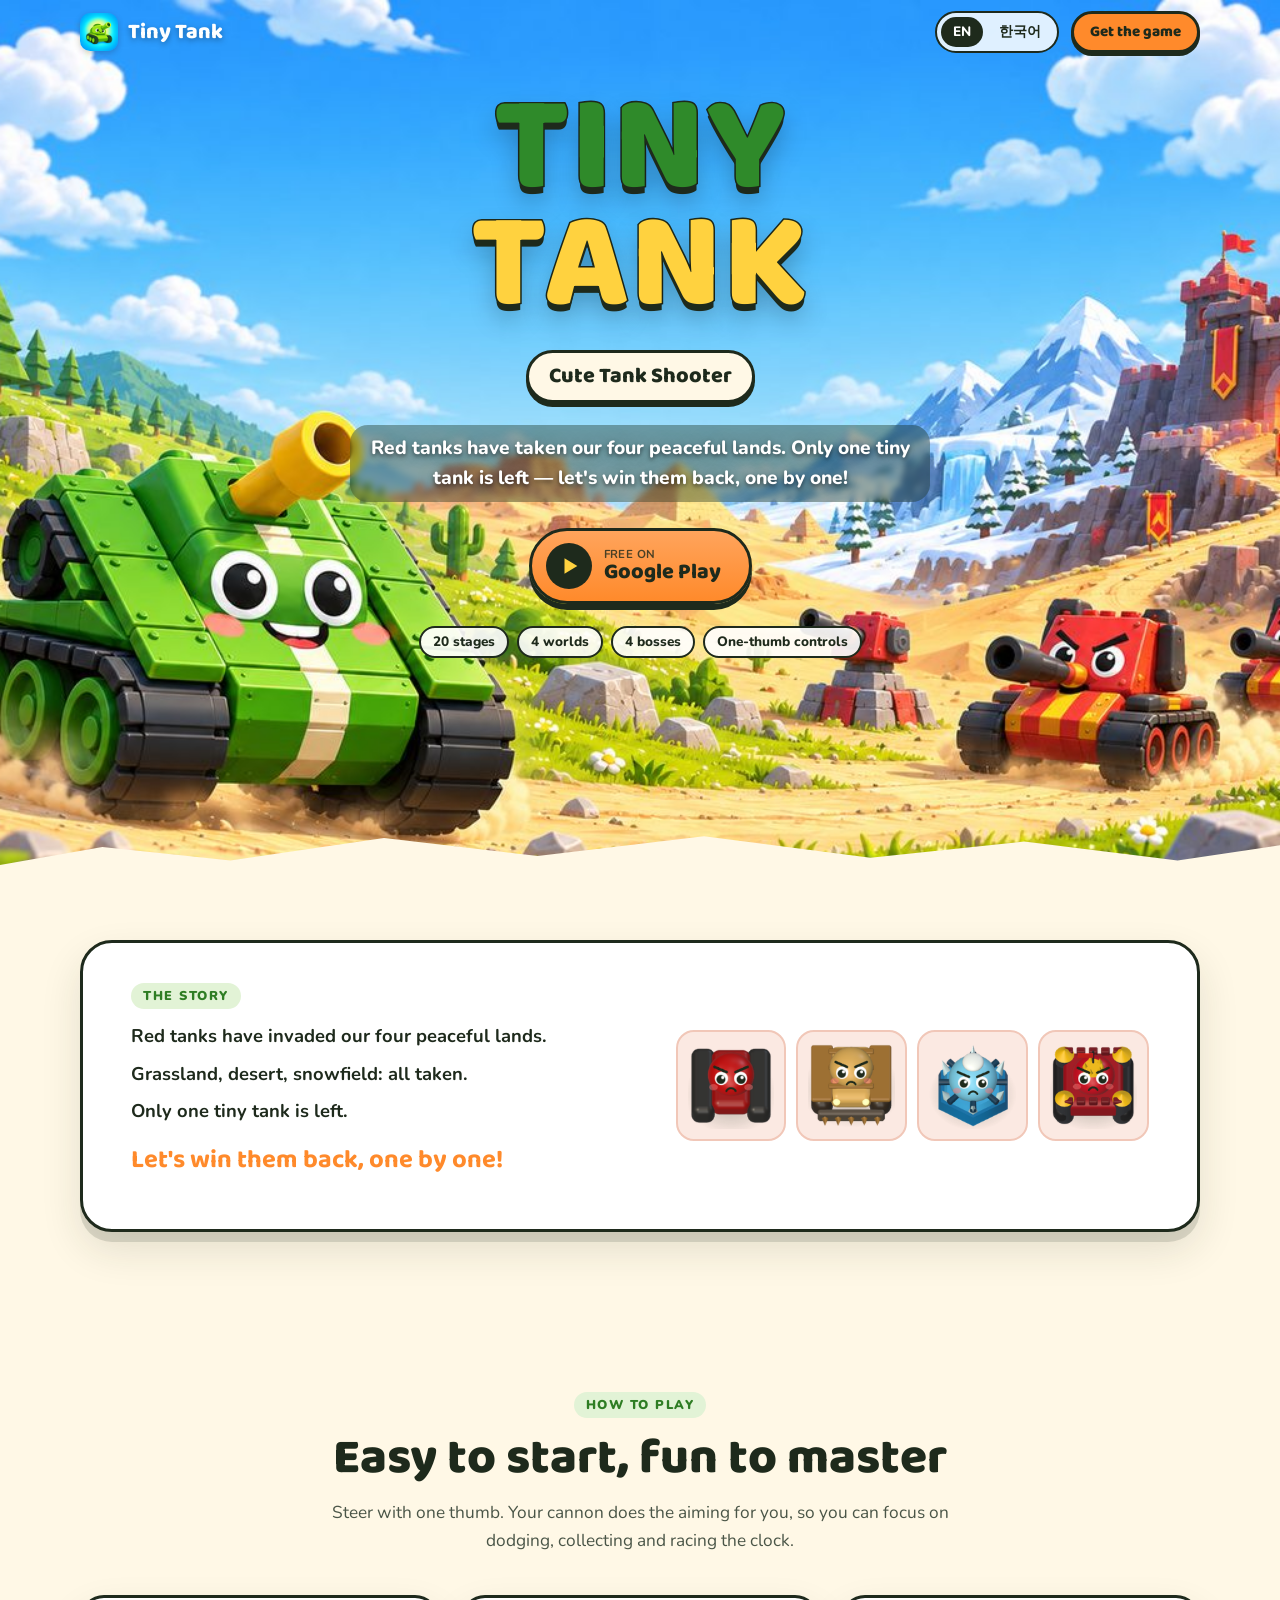
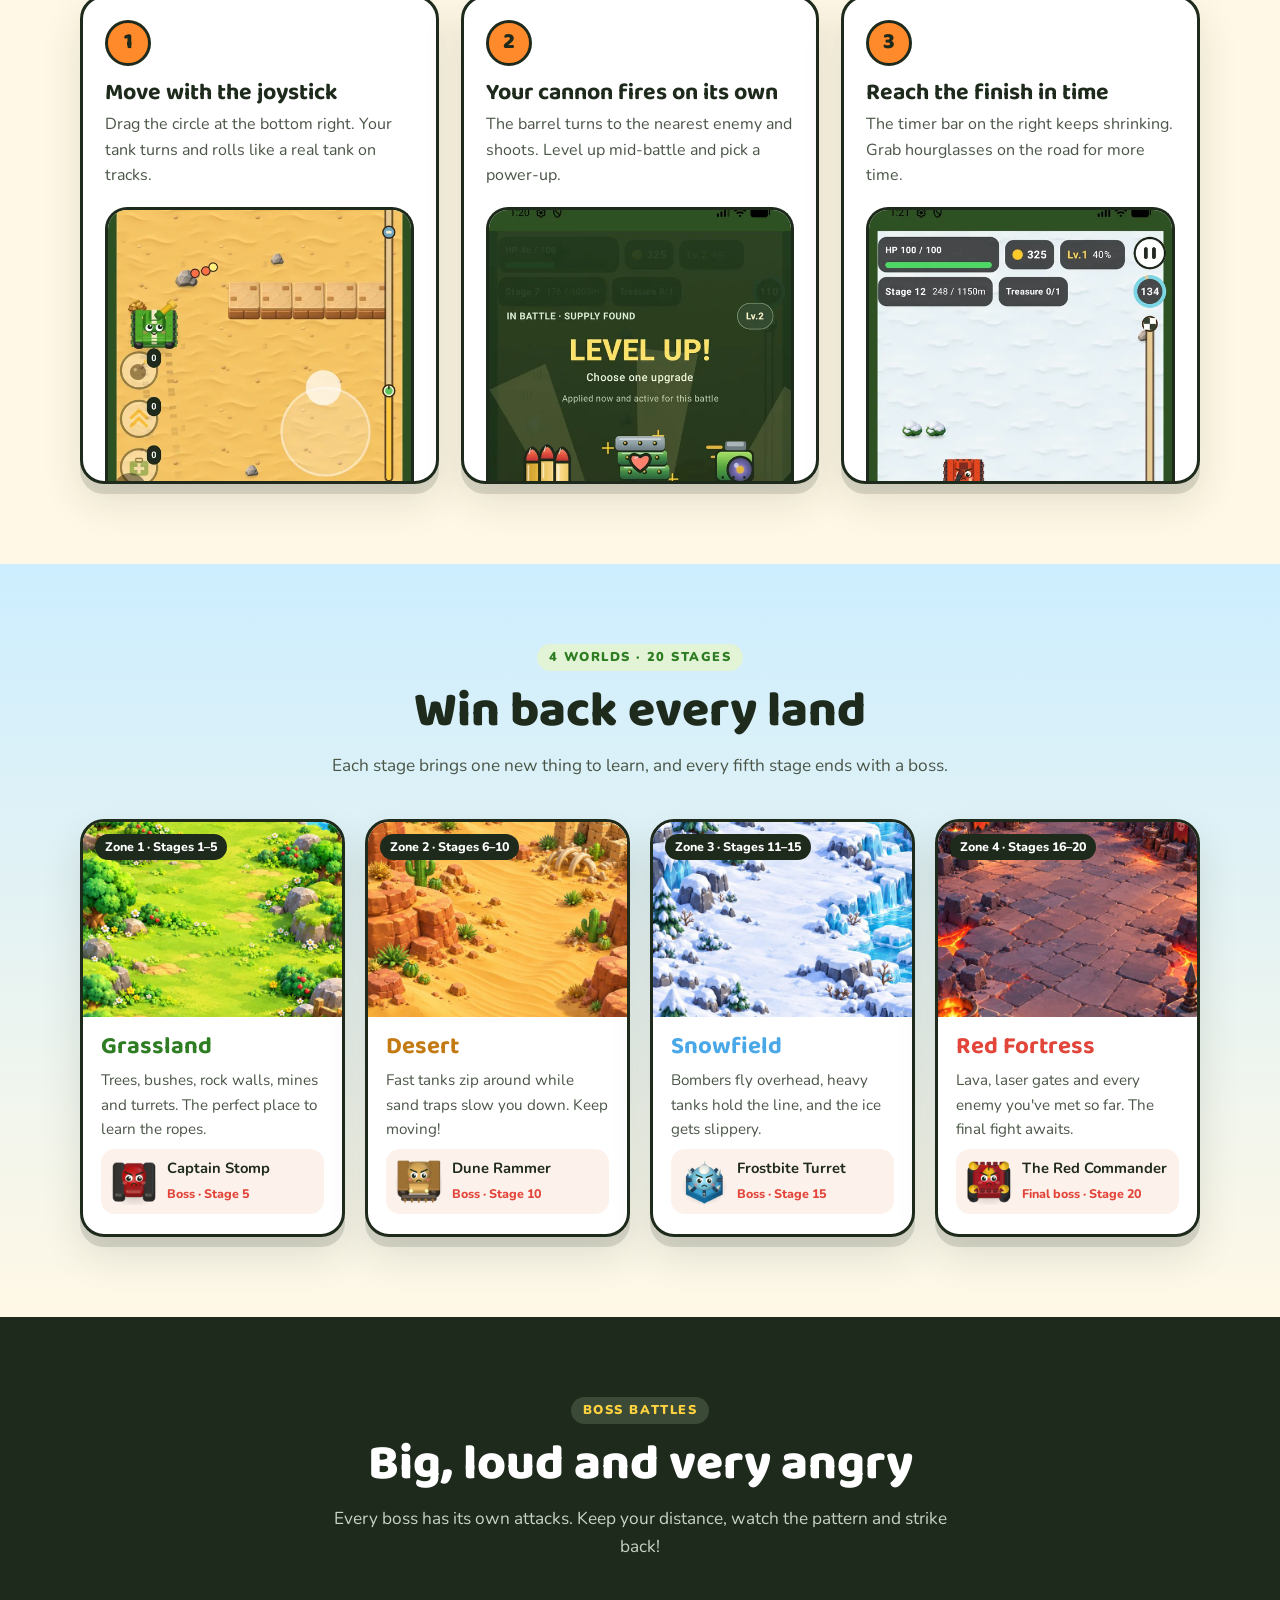
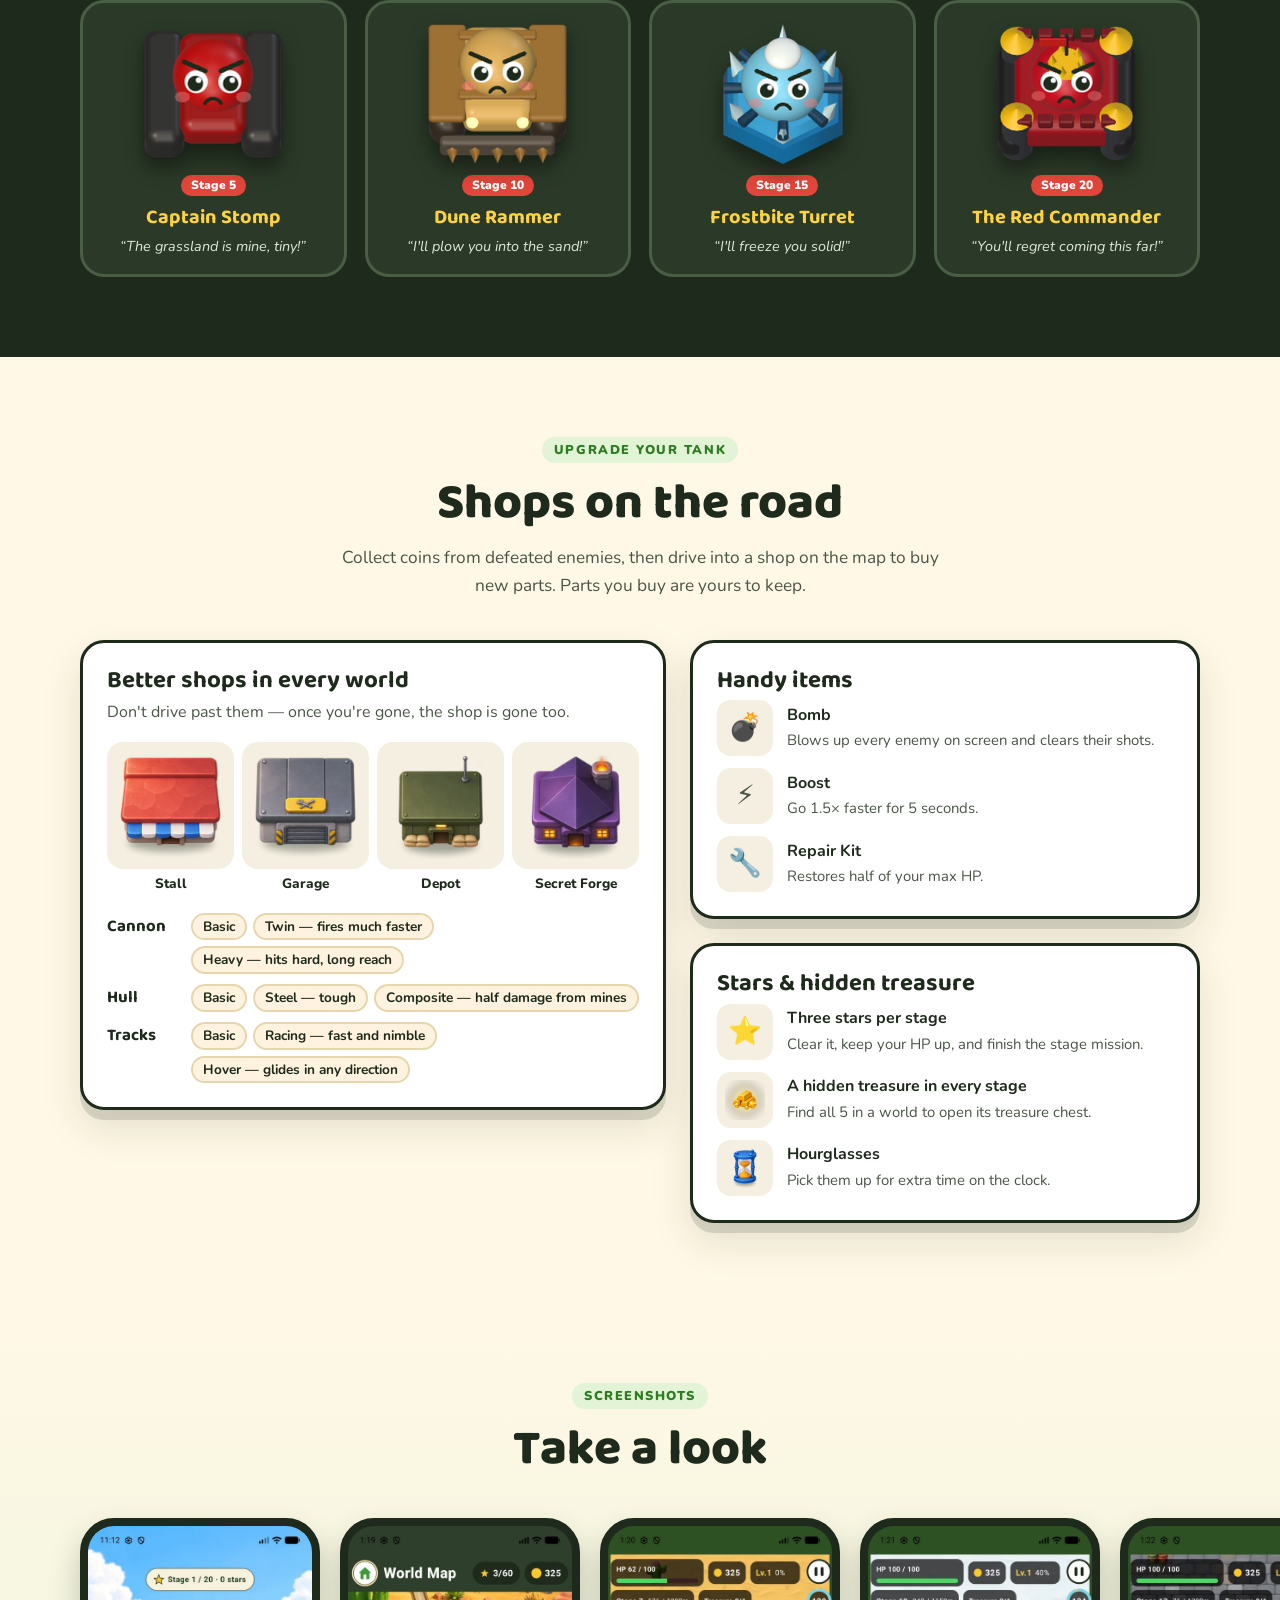
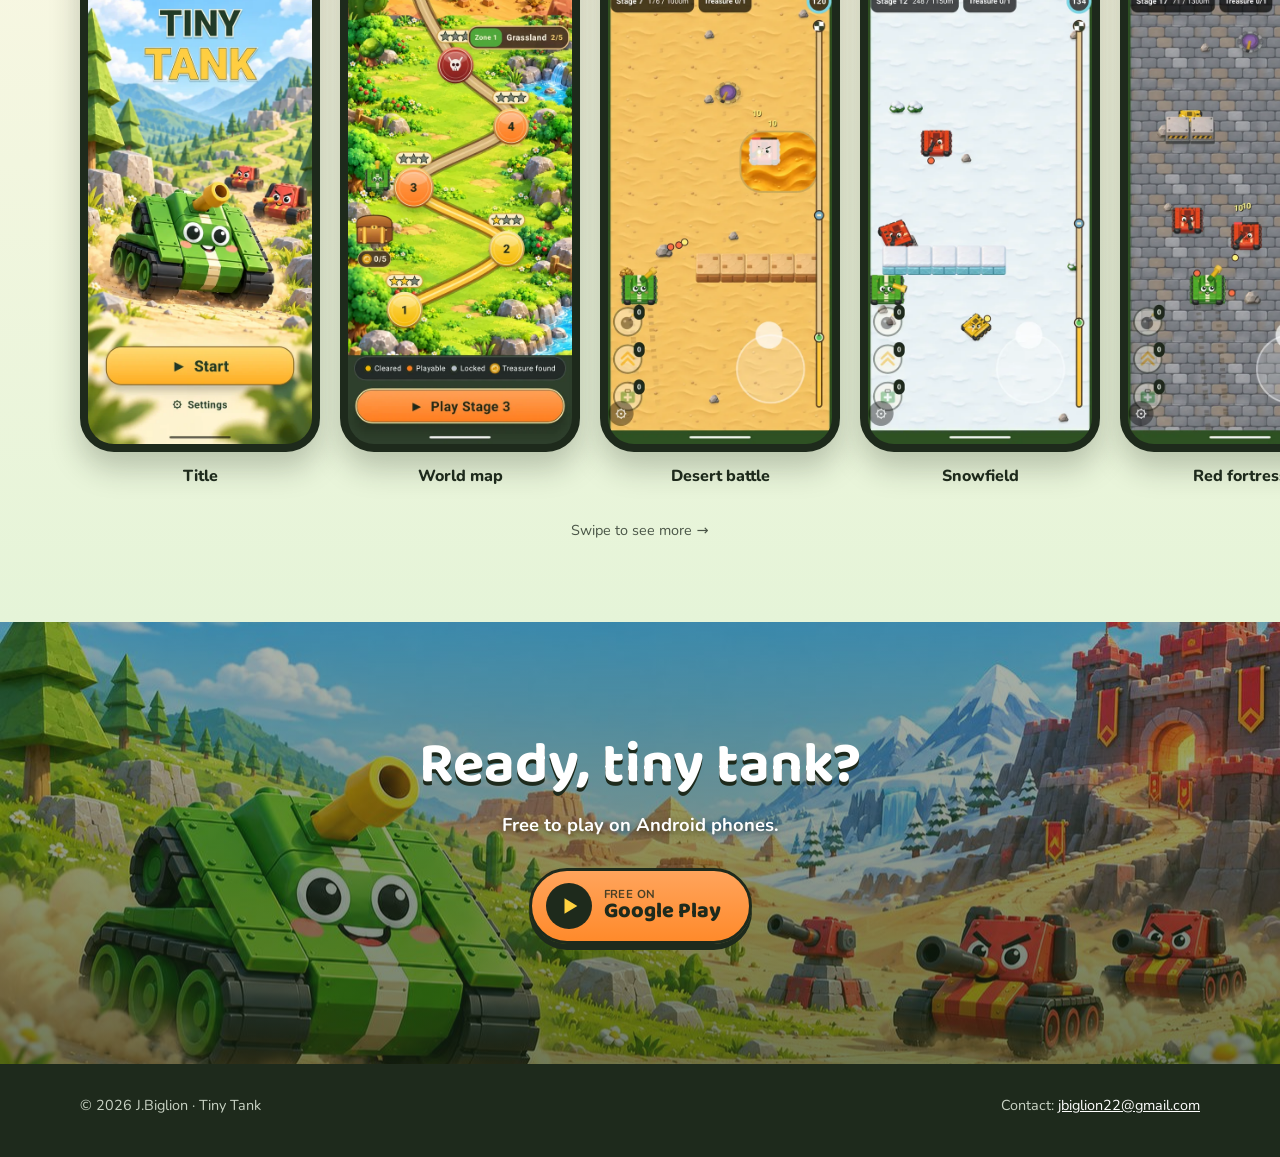
<file: index.html>
<!doctype html>
<html lang="en" data-page="index">
<head>
  <meta charset="utf-8">
  <meta name="viewport" content="width=device-width, initial-scale=1">
  <title>Tiny Tank — Cute Tank Shooter for Android</title>
  <meta name="description" content="One tiny tank against a red army! Drive across grassland, desert, snowfield and fortress, upgrade your tank and beat 4 bosses in 20 stages. Free on Google Play.">
  <meta name="theme-color" content="#2f8a2a">
  <link rel="alternate" hreflang="en" href="index.html">
  <link rel="alternate" hreflang="ko" href="index-ko.html">
  <link rel="alternate" hreflang="x-default" href="index.html">
  <meta property="og:type" content="website">
  <meta property="og:title" content="Tiny Tank — Cute Tank Shooter">
  <meta property="og:description" content="One tiny tank against a red army. 20 stages, 4 worlds, 4 bosses.">
  <meta property="og:image" content="images/og-image.jpg">
  <meta name="twitter:card" content="summary_large_image">
  <link rel="icon" type="image/png" sizes="32x32" href="icons/favicon-32.png">
  <link rel="icon" type="image/png" sizes="192x192" href="icons/icon-192.png">
  <link rel="apple-touch-icon" href="icons/apple-touch-icon.png">
  <script src="js/lang.js"></script>
  <link rel="preconnect" href="https://fonts.googleapis.com">
  <link rel="preconnect" href="https://fonts.gstatic.com" crossorigin>
  <link href="https://fonts.googleapis.com/css2?family=Baloo+2:wght@600;800&family=Nunito:wght@600;700;800;900&display=swap" rel="stylesheet">
  <link rel="stylesheet" href="css/style.css">
  <script src="js/main.js" defer></script>
</head>
<body>

<header class="topbar">
  <div class="wrap">
    <a class="brand" href="#top"><img src="icons/icon-192.png" alt="" width="38" height="38">Tiny Tank</a>
    <div class="spacer"></div>
    <nav class="langs" aria-label="Language">
      <a href="index.html" data-set-lang="en" aria-current="true">EN</a>
      <a href="index-ko.html" data-set-lang="ko" lang="ko">한국어</a>
    </nav>
    <a class="btn btn-small top-cta" href="https://play.google.com/store/apps/details?id=com.phonensoft.tinytank">Get the game</a>
  </div>
</header>

<main id="top">
  <section class="hero">
    <div class="hero-inner">
      <h1 class="logo"><span class="top">TINY</span>TANK</h1>
      <p class="tagline">Cute Tank Shooter</p>
      <p class="hero-lead">Red tanks have taken our four peaceful lands. Only one tiny tank is left — let's win them back, one by one!</p>
      <a class="btn btn-play" href="https://play.google.com/store/apps/details?id=com.phonensoft.tinytank">
        <span class="badge-icon"><svg viewBox="0 0 24 24" aria-hidden="true"><path fill="#ffd23f" d="M6 3.5v17l14-8.5z"/></svg></span>
        <span class="lbl"><small>Free on</small>Google Play</span>
      </a>
      <div class="hero-facts">
        <span class="chip">20 stages</span>
        <span class="chip">4 worlds</span>
        <span class="chip">4 bosses</span>
        <span class="chip">One-thumb controls</span>
      </div>
    </div>
  </section>

  <section class="story">
    <div class="wrap">
      <div class="story-card reveal">
        <div class="story-lines">
          <span class="eyebrow">The story</span>
          <p>Red tanks have invaded our four peaceful lands.</p>
          <p>Grassland, desert, snowfield: all taken.</p>
          <p>Only one tiny tank is left.</p>
          <p class="call">Let's win them back, one by one!</p>
        </div>
        <div class="story-bosses" aria-hidden="true">
          <img src="images/bosses/big_tank.png" alt="" width="256" height="256" loading="lazy">
          <img src="images/bosses/sand_spider.png" alt="" width="256" height="256" loading="lazy">
          <img src="images/bosses/ice_turret.png" alt="" width="256" height="256" loading="lazy">
          <img src="images/bosses/fortress.png" alt="" width="256" height="256" loading="lazy">
        </div>
      </div>
    </div>
  </section>

  <section id="how">
    <div class="wrap">
      <div class="center reveal">
        <span class="eyebrow">How to play</span>
        <h2 class="section-title">Easy to start, fun to master</h2>
        <p class="section-lead">Steer with one thumb. Your cannon does the aiming for you, so you can focus on dodging, collecting and racing the clock.</p>
      </div>
      <div class="steps">
        <article class="step reveal">
          <div class="step-num">1</div>
          <h3>Move with the joystick</h3>
          <p>Drag the circle at the bottom right. Your tank turns and rolls like a real tank on tracks.</p>
          <div class="phone-crop bottom"><img src="images/screens/play-desert.webp" alt="Tiny Tank driving through the desert with the joystick" width="540" height="1200" loading="lazy"></div>
        </article>
        <article class="step reveal">
          <div class="step-num">2</div>
          <h3>Your cannon fires on its own</h3>
          <p>The barrel turns to the nearest enemy and shoots. Level up mid-battle and pick a power-up.</p>
          <div class="phone-crop top"><img src="images/screens/levelup-en.webp" alt="Level up: choose one of three upgrades" width="540" height="1200" loading="lazy"></div>
        </article>
        <article class="step reveal">
          <div class="step-num">3</div>
          <h3>Reach the finish in time</h3>
          <p>The timer bar on the right keeps shrinking. Grab hourglasses on the road for more time.</p>
          <div class="phone-crop top"><img src="images/screens/play-snow.webp" alt="Battle on the snowfield with the timer bar on the right" width="540" height="1200" loading="lazy"></div>
        </article>
      </div>
    </div>
  </section>

  <section class="worlds" id="worlds">
    <div class="wrap">
      <div class="center reveal">
        <span class="eyebrow">4 worlds · 20 stages</span>
        <h2 class="section-title">Win back every land</h2>
        <p class="section-lead">Each stage brings one new thing to learn, and every fifth stage ends with a boss.</p>
      </div>
      <div class="world-grid">
        <article class="world w-grass reveal">
          <div class="world-img"><img src="images/worlds/grass.jpg" alt="Grassland world map" width="640" height="480" loading="lazy"><span class="zone-tag">Zone 1 · Stages 1–5</span></div>
          <div class="world-body">
            <h3>Grassland</h3>
            <p>Trees, bushes, rock walls, mines and turrets. The perfect place to learn the ropes.</p>
            <div class="world-boss"><img src="images/bosses/big_tank.png" alt="" width="52" height="52" loading="lazy"><div><b>Captain Stomp</b><span>Boss · Stage 5</span></div></div>
          </div>
        </article>
        <article class="world w-desert reveal">
          <div class="world-img"><img src="images/worlds/desert.jpg" alt="Desert world map" width="640" height="480" loading="lazy"><span class="zone-tag">Zone 2 · Stages 6–10</span></div>
          <div class="world-body">
            <h3>Desert</h3>
            <p>Fast tanks zip around while sand traps slow you down. Keep moving!</p>
            <div class="world-boss"><img src="images/bosses/sand_spider.png" alt="" width="52" height="52" loading="lazy"><div><b>Dune Rammer</b><span>Boss · Stage 10</span></div></div>
          </div>
        </article>
        <article class="world w-snow reveal">
          <div class="world-img"><img src="images/worlds/snow.jpg" alt="Snowfield world map" width="640" height="480" loading="lazy"><span class="zone-tag">Zone 3 · Stages 11–15</span></div>
          <div class="world-body">
            <h3>Snowfield</h3>
            <p>Bombers fly overhead, heavy tanks hold the line, and the ice gets slippery.</p>
            <div class="world-boss"><img src="images/bosses/ice_turret.png" alt="" width="52" height="52" loading="lazy"><div><b>Frostbite Turret</b><span>Boss · Stage 15</span></div></div>
          </div>
        </article>
        <article class="world w-fortress reveal">
          <div class="world-img"><img src="images/worlds/fortress.jpg" alt="Red fortress world map" width="640" height="480" loading="lazy"><span class="zone-tag">Zone 4 · Stages 16–20</span></div>
          <div class="world-body">
            <h3>Red Fortress</h3>
            <p>Lava, laser gates and every enemy you've met so far. The final fight awaits.</p>
            <div class="world-boss"><img src="images/bosses/fortress.png" alt="" width="52" height="52" loading="lazy"><div><b>The Red Commander</b><span>Final boss · Stage 20</span></div></div>
          </div>
        </article>
      </div>
    </div>
  </section>

  <section class="bosses" id="bosses">
    <div class="wrap">
      <div class="center reveal">
        <span class="eyebrow">Boss battles</span>
        <h2 class="section-title">Big, loud and very angry</h2>
        <p class="section-lead">Every boss has its own attacks. Keep your distance, watch the pattern and strike back!</p>
      </div>
      <div class="boss-row">
        <div class="boss reveal"><img src="images/bosses/big_tank.png" alt="Captain Stomp" width="256" height="256" loading="lazy"><span class="stage">Stage 5</span><h3>Captain Stomp</h3><q>“The grassland is mine, tiny!”</q></div>
        <div class="boss reveal"><img src="images/bosses/sand_spider.png" alt="Dune Rammer" width="256" height="256" loading="lazy"><span class="stage">Stage 10</span><h3>Dune Rammer</h3><q>“I'll plow you into the sand!”</q></div>
        <div class="boss reveal"><img src="images/bosses/ice_turret.png" alt="Frostbite Turret" width="256" height="256" loading="lazy"><span class="stage">Stage 15</span><h3>Frostbite Turret</h3><q>“I'll freeze you solid!”</q></div>
        <div class="boss reveal"><img src="images/bosses/fortress.png" alt="The Red Commander" width="256" height="256" loading="lazy"><span class="stage">Stage 20</span><h3>The Red Commander</h3><q>“You'll regret coming this far!”</q></div>
      </div>
    </div>
  </section>

  <section id="upgrade">
    <div class="wrap">
      <div class="center reveal">
        <span class="eyebrow">Upgrade your tank</span>
        <h2 class="section-title">Shops on the road</h2>
        <p class="section-lead">Collect coins from defeated enemies, then drive into a shop on the map to buy new parts. Parts you buy are yours to keep.</p>
      </div>
      <div class="upgrade-grid">
        <div class="panel reveal">
          <h3>Better shops in every world</h3>
          <p>Don't drive past them — once you're gone, the shop is gone too.</p>
          <div class="shops">
            <div class="shop"><img src="images/shops/stall.png" alt="" width="256" height="256" loading="lazy">Stall</div>
            <div class="shop"><img src="images/shops/garage.png" alt="" width="256" height="256" loading="lazy">Garage</div>
            <div class="shop"><img src="images/shops/depot.png" alt="" width="256" height="256" loading="lazy">Depot</div>
            <div class="shop"><img src="images/shops/secret_forge.png" alt="" width="256" height="256" loading="lazy">Secret Forge</div>
          </div>
          <div class="parts">
            <div class="part-line"><b>Cannon</b><span class="pills"><span class="pill">Basic</span><span class="pill">Twin — fires much faster</span><span class="pill">Heavy — hits hard, long reach</span></span></div>
            <div class="part-line"><b>Hull</b><span class="pills"><span class="pill">Basic</span><span class="pill">Steel — tough</span><span class="pill">Composite — half damage from mines</span></span></div>
            <div class="part-line"><b>Tracks</b><span class="pills"><span class="pill">Basic</span><span class="pill">Racing — fast and nimble</span><span class="pill">Hover — glides in any direction</span></span></div>
          </div>
        </div>
        <div class="stack">
          <div class="panel reveal">
            <h3>Handy items</h3>
            <ul class="mini-list">
              <li><span class="emoji" aria-hidden="true">💣</span><div><b>Bomb</b><span>Blows up every enemy on screen and clears their shots.</span></div></li>
              <li><span class="emoji" aria-hidden="true">⚡</span><div><b>Boost</b><span>Go 1.5× faster for 5 seconds.</span></div></li>
              <li><span class="emoji" aria-hidden="true">🔧</span><div><b>Repair Kit</b><span>Restores half of your max HP.</span></div></li>
            </ul>
          </div>
          <div class="panel reveal">
            <h3>Stars &amp; hidden treasure</h3>
            <ul class="mini-list">
              <li><span class="emoji" aria-hidden="true">⭐</span><div><b>Three stars per stage</b><span>Clear it, keep your HP up, and finish the stage mission.</span></div></li>
              <li><img src="images/items/treasure.png" alt="" width="56" height="56" loading="lazy"><div><b>A hidden treasure in every stage</b><span>Find all 5 in a world to open its treasure chest.</span></div></li>
              <li><img src="images/items/hourglass.png" alt="" width="56" height="56" loading="lazy"><div><b>Hourglasses</b><span>Pick them up for extra time on the clock.</span></div></li>
            </ul>
          </div>
        </div>
      </div>
    </div>
  </section>

  <section class="gallery-section" id="screens">
    <div class="wrap center reveal">
      <span class="eyebrow">Screenshots</span>
      <h2 class="section-title">Take a look</h2>
    </div>
    <div class="gallery" tabindex="0" aria-label="Screenshots">
      <figure><div class="phone"><img src="images/screens/title-en.webp" alt="Title screen" width="540" height="1200" loading="lazy"></div><figcaption>Title</figcaption></figure>
      <figure><div class="phone"><img src="images/screens/worldmap-en.webp" alt="World map" width="540" height="1200" loading="lazy"></div><figcaption>World map</figcaption></figure>
      <figure><div class="phone"><img src="images/screens/play-desert.webp" alt="Desert battle" width="540" height="1200" loading="lazy"></div><figcaption>Desert battle</figcaption></figure>
      <figure><div class="phone"><img src="images/screens/play-snow.webp" alt="Snowfield battle" width="540" height="1200" loading="lazy"></div><figcaption>Snowfield</figcaption></figure>
      <figure><div class="phone"><img src="images/screens/play-fortress.webp" alt="Fortress battle" width="540" height="1200" loading="lazy"></div><figcaption>Red fortress</figcaption></figure>
      <figure><div class="phone"><img src="images/screens/shop-en.webp" alt="Shop" width="540" height="1200" loading="lazy"></div><figcaption>Shop</figcaption></figure>
      <figure><div class="phone"><img src="images/screens/stage-en.webp" alt="Stage info" width="540" height="1200" loading="lazy"></div><figcaption>Stage card</figcaption></figure>
      <figure><div class="phone"><img src="images/screens/clear-en.webp" alt="Stage clear" width="540" height="1200" loading="lazy"></div><figcaption>Stage clear</figcaption></figure>
    </div>
    <p class="gallery-hint">Swipe to see more →</p>
  </section>

  <section class="cta">
    <div class="wrap">
      <h2>Ready, tiny tank?</h2>
      <p>Free to play on Android phones.</p>
      <a class="btn btn-play" href="https://play.google.com/store/apps/details?id=com.phonensoft.tinytank">
        <span class="badge-icon"><svg viewBox="0 0 24 24" aria-hidden="true"><path fill="#ffd23f" d="M6 3.5v17l14-8.5z"/></svg></span>
        <span class="lbl"><small>Free on</small>Google Play</span>
      </a>
    </div>
  </section>
</main>

<footer>
  <div class="wrap">
    <span>© 2026 J.Biglion · Tiny Tank</span>
    <span>Contact: <a href="mailto:jbiglion22@gmail.com">jbiglion22@gmail.com</a></span>
  </div>
</footer>

</body>
</html>
</file>
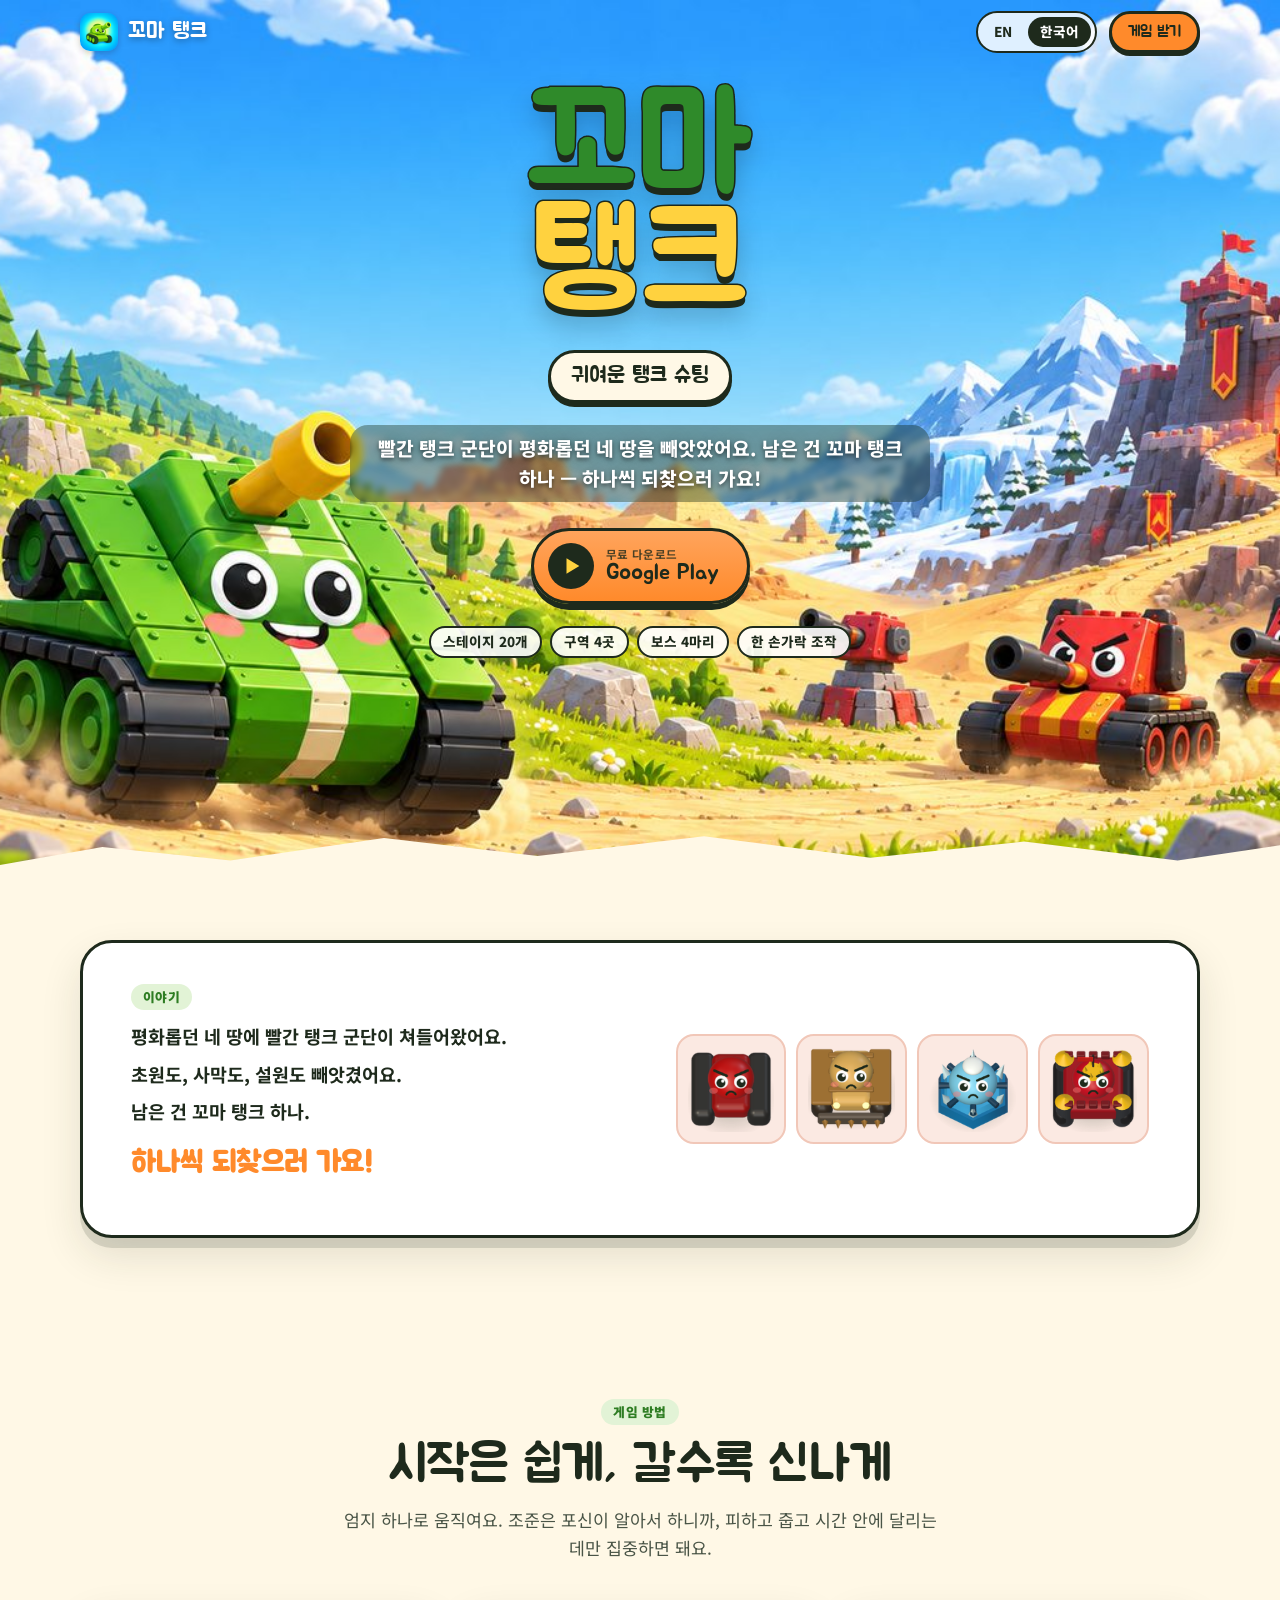
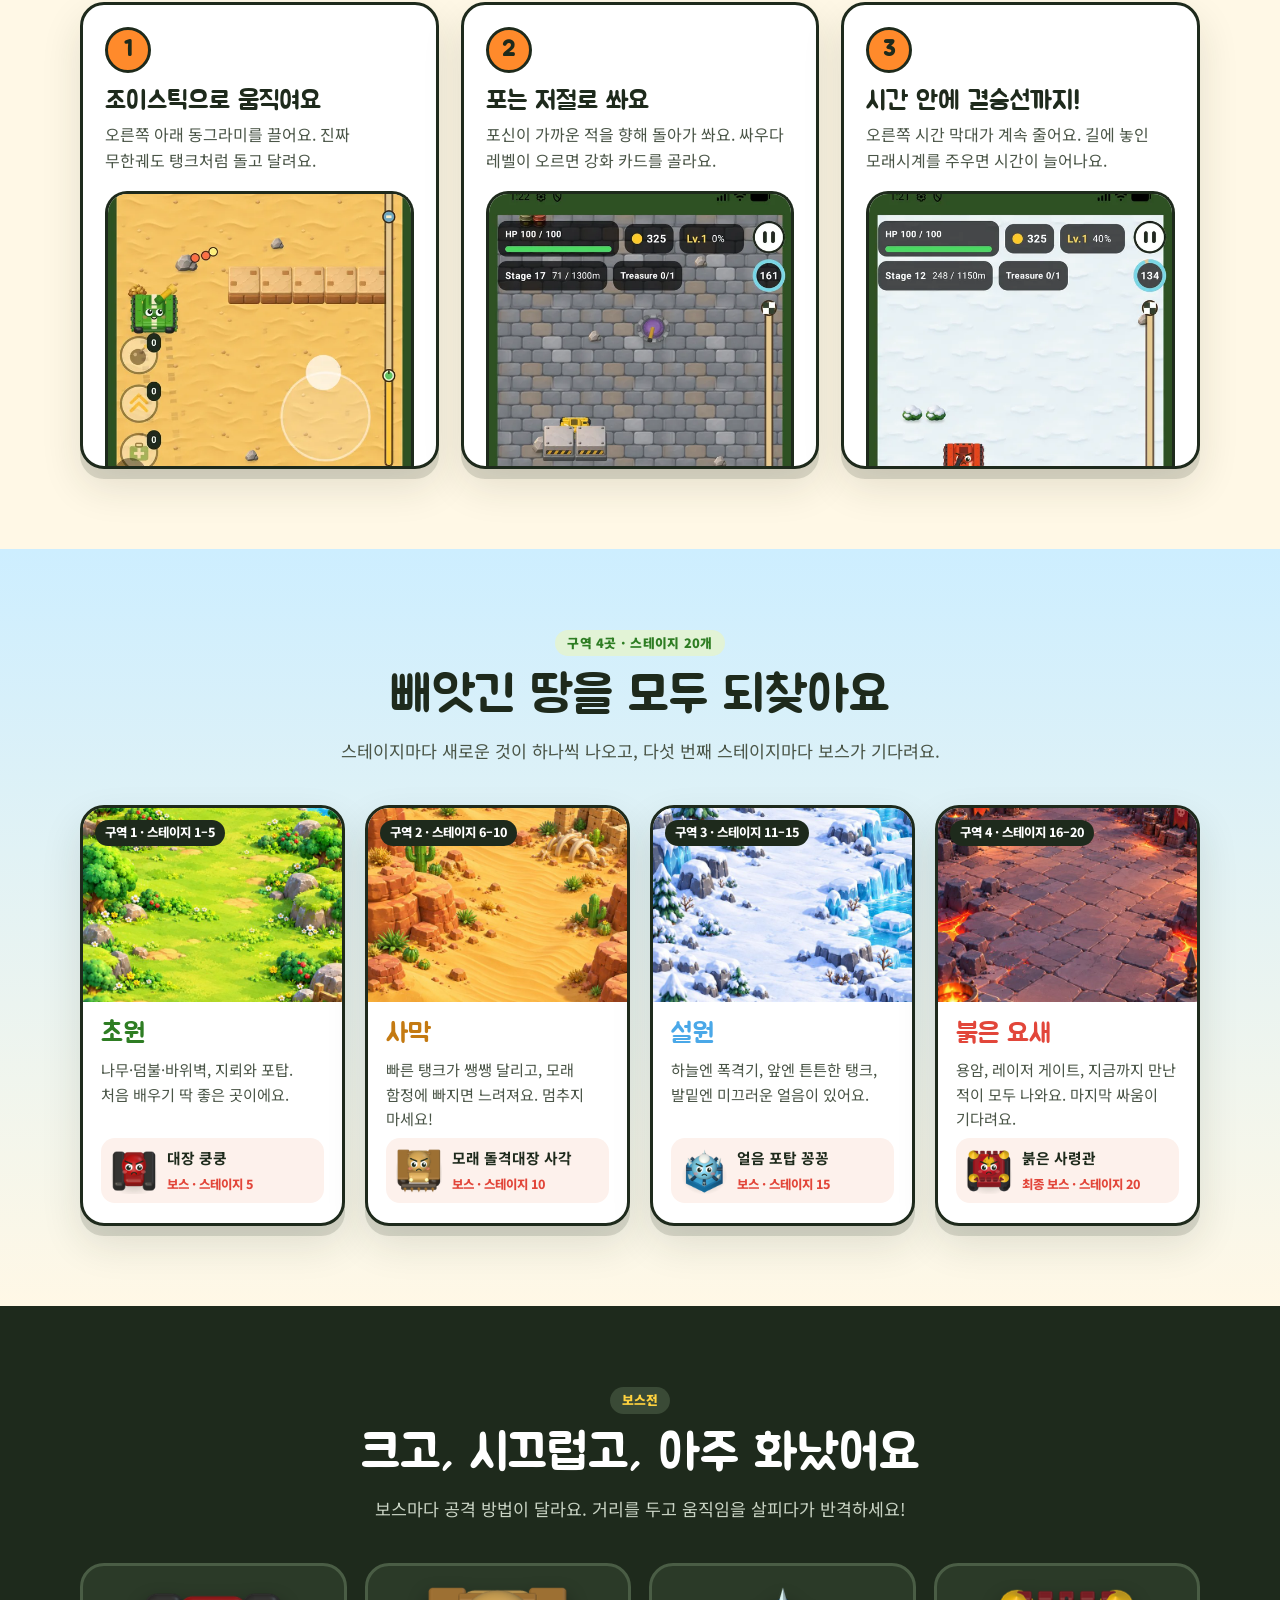
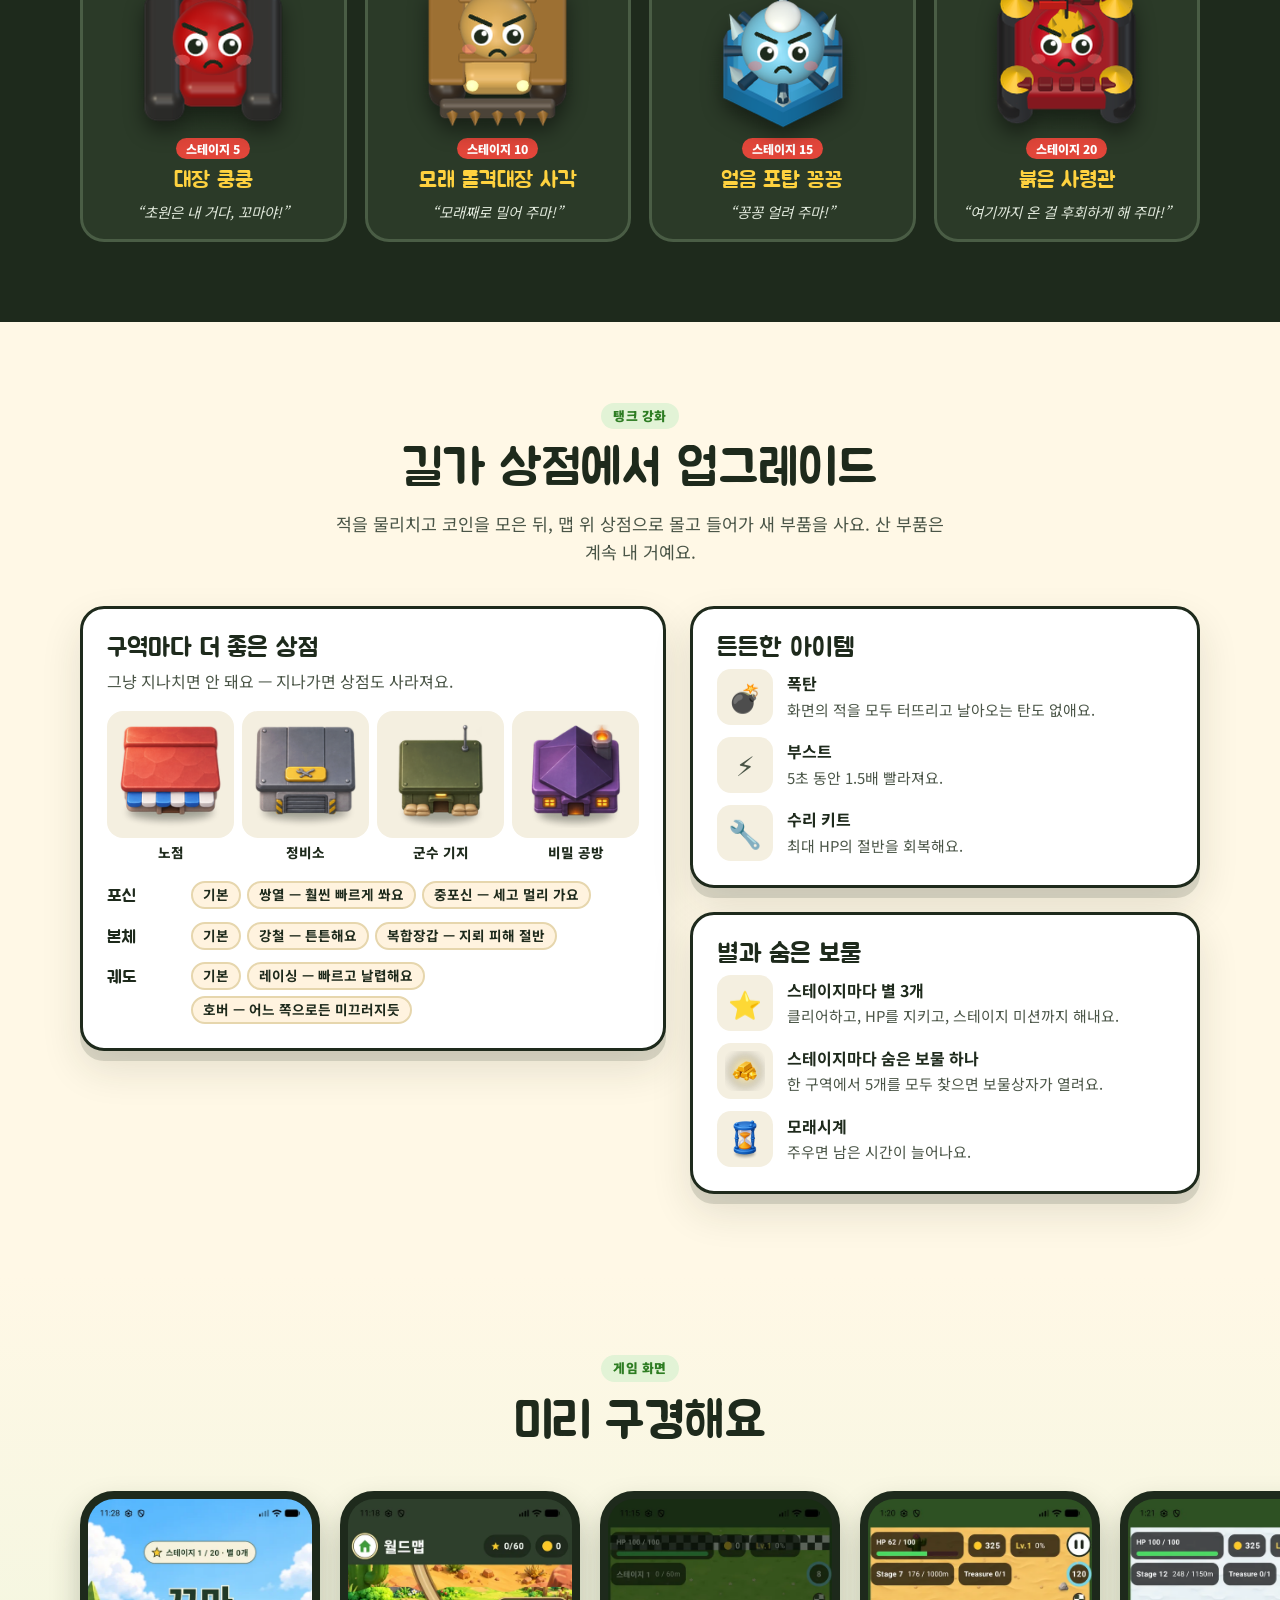
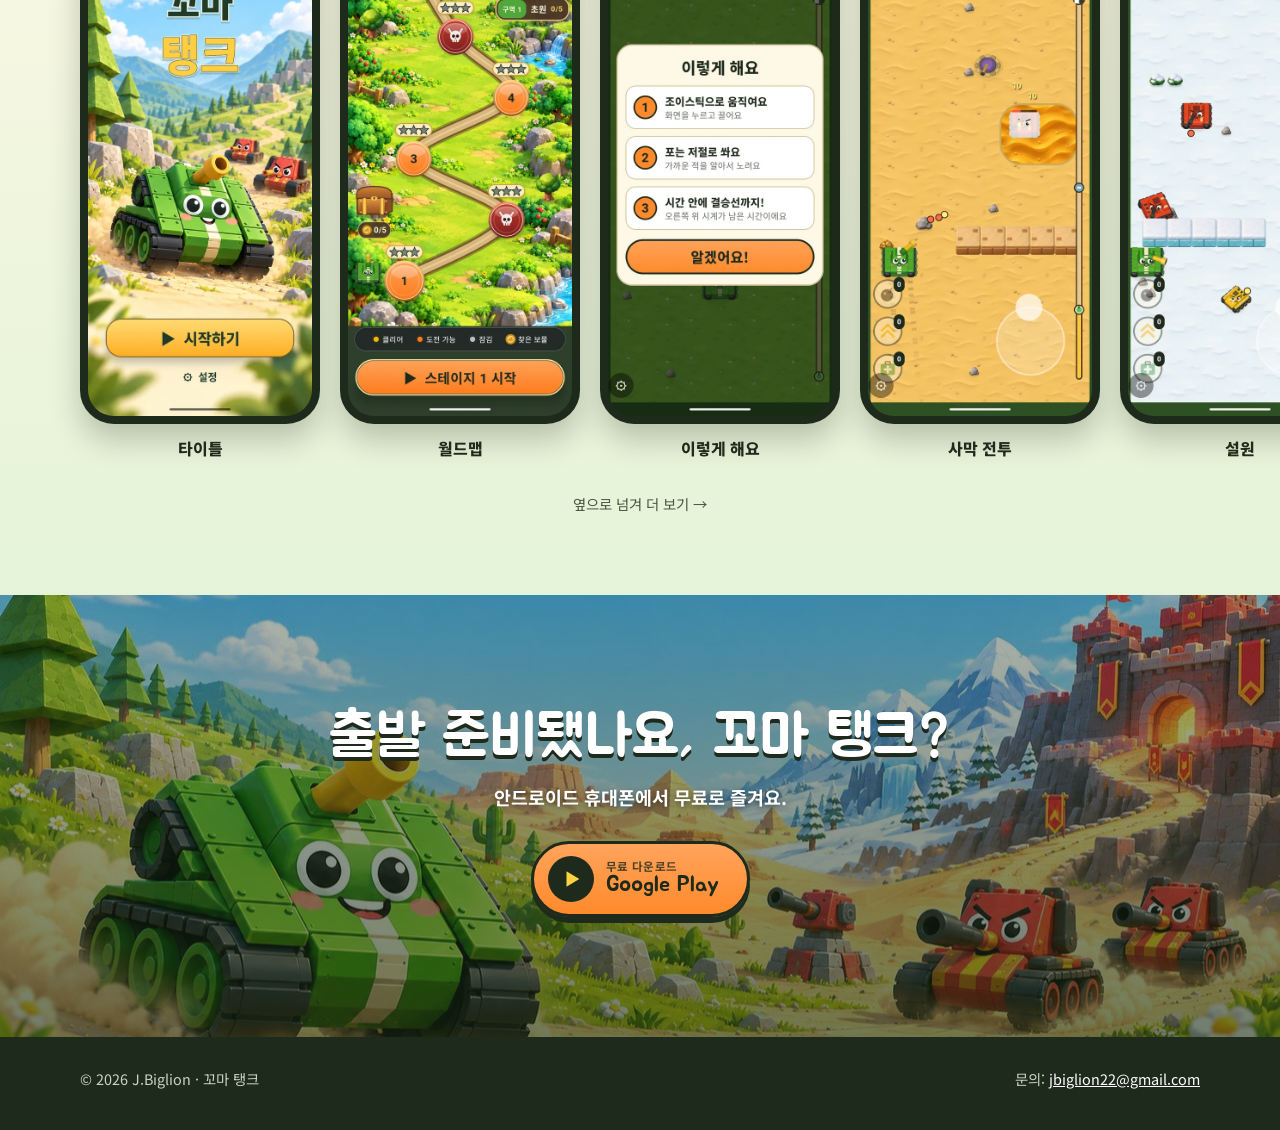
<file: index-ko.html>
<!doctype html>
<html lang="ko" data-page="index">
<head>
  <meta charset="utf-8">
  <meta name="viewport" content="width=device-width, initial-scale=1">
  <title>꼬마 탱크 — 귀여운 탱크 슈팅 게임</title>
  <meta name="description" content="빨간 탱크 군단에 맞서는 단 하나의 꼬마 탱크! 초원·사막·설원·요새를 달리며 탱크를 강화하고 20개 스테이지의 보스 4마리를 물리쳐요. Google Play 무료.">
  <meta name="theme-color" content="#2f8a2a">
  <link rel="alternate" hreflang="en" href="index.html">
  <link rel="alternate" hreflang="ko" href="index-ko.html">
  <link rel="alternate" hreflang="x-default" href="index.html">
  <meta property="og:type" content="website">
  <meta property="og:title" content="꼬마 탱크 — 귀여운 탱크 슈팅">
  <meta property="og:description" content="빨간 탱크 군단에 맞서는 꼬마 탱크. 20 스테이지, 4개 구역, 보스 4마리.">
  <meta property="og:image" content="images/og-image.jpg">
  <meta name="twitter:card" content="summary_large_image">
  <link rel="icon" type="image/png" sizes="32x32" href="icons/favicon-32.png">
  <link rel="icon" type="image/png" sizes="192x192" href="icons/icon-192.png">
  <link rel="apple-touch-icon" href="icons/apple-touch-icon.png">
  <script src="js/lang.js"></script>
  <link rel="preconnect" href="https://fonts.googleapis.com">
  <link rel="preconnect" href="https://fonts.gstatic.com" crossorigin>
  <link href="https://fonts.googleapis.com/css2?family=Jua&family=Noto+Sans+KR:wght@500;700;900&display=swap" rel="stylesheet">
  <link rel="stylesheet" href="css/style.css">
  <script src="js/main.js" defer></script>
</head>
<body>

<header class="topbar">
  <div class="wrap">
    <a class="brand" href="#top"><img src="icons/icon-192.png" alt="" width="38" height="38">꼬마 탱크</a>
    <div class="spacer"></div>
    <nav class="langs" aria-label="언어">
      <a href="index.html" data-set-lang="en" lang="en">EN</a>
      <a href="index-ko.html" data-set-lang="ko" aria-current="true">한국어</a>
    </nav>
    <a class="btn btn-small top-cta" href="https://play.google.com/store/apps/details?id=com.phonensoft.tinytank&amp;hl=ko">게임 받기</a>
  </div>
</header>

<main id="top">
  <section class="hero">
    <div class="hero-inner">
      <h1 class="logo"><span class="top">꼬마</span>탱크</h1>
      <p class="tagline">귀여운 탱크 슈팅</p>
      <p class="hero-lead">빨간 탱크 군단이 평화롭던 네 땅을 빼앗았어요. 남은 건 꼬마 탱크 하나 — 하나씩 되찾으러 가요!</p>
      <a class="btn btn-play" href="https://play.google.com/store/apps/details?id=com.phonensoft.tinytank&amp;hl=ko">
        <span class="badge-icon"><svg viewBox="0 0 24 24" aria-hidden="true"><path fill="#ffd23f" d="M6 3.5v17l14-8.5z"/></svg></span>
        <span class="lbl"><small>무료 다운로드</small>Google Play</span>
      </a>
      <div class="hero-facts">
        <span class="chip">스테이지 20개</span>
        <span class="chip">구역 4곳</span>
        <span class="chip">보스 4마리</span>
        <span class="chip">한 손가락 조작</span>
      </div>
    </div>
  </section>

  <section class="story">
    <div class="wrap">
      <div class="story-card reveal">
        <div class="story-lines">
          <span class="eyebrow">이야기</span>
          <p>평화롭던 네 땅에 빨간 탱크 군단이 쳐들어왔어요.</p>
          <p>초원도, 사막도, 설원도 빼앗겼어요.</p>
          <p>남은 건 꼬마 탱크 하나.</p>
          <p class="call">하나씩 되찾으러 가요!</p>
        </div>
        <div class="story-bosses" aria-hidden="true">
          <img src="images/bosses/big_tank.png" alt="" width="256" height="256" loading="lazy">
          <img src="images/bosses/sand_spider.png" alt="" width="256" height="256" loading="lazy">
          <img src="images/bosses/ice_turret.png" alt="" width="256" height="256" loading="lazy">
          <img src="images/bosses/fortress.png" alt="" width="256" height="256" loading="lazy">
        </div>
      </div>
    </div>
  </section>

  <section id="how">
    <div class="wrap">
      <div class="center reveal">
        <span class="eyebrow">게임 방법</span>
        <h2 class="section-title">시작은 쉽게, 갈수록 신나게</h2>
        <p class="section-lead">엄지 하나로 움직여요. 조준은 포신이 알아서 하니까, 피하고 줍고 시간 안에 달리는 데만 집중하면 돼요.</p>
      </div>
      <div class="steps">
        <article class="step reveal">
          <div class="step-num">1</div>
          <h3>조이스틱으로 움직여요</h3>
          <p>오른쪽 아래 동그라미를 끌어요. 진짜 무한궤도 탱크처럼 돌고 달려요.</p>
          <div class="phone-crop bottom"><img src="images/screens/play-desert.webp" alt="조이스틱으로 사막을 달리는 꼬마 탱크" width="540" height="1200" loading="lazy"></div>
        </article>
        <article class="step reveal">
          <div class="step-num">2</div>
          <h3>포는 저절로 쏴요</h3>
          <p>포신이 가까운 적을 향해 돌아가 쏴요. 싸우다 레벨이 오르면 강화 카드를 골라요.</p>
          <div class="phone-crop top"><img src="images/screens/play-fortress.webp" alt="요새에서 적 탱크와 싸우는 장면" width="540" height="1200" loading="lazy"></div>
        </article>
        <article class="step reveal">
          <div class="step-num">3</div>
          <h3>시간 안에 결승선까지!</h3>
          <p>오른쪽 시간 막대가 계속 줄어요. 길에 놓인 모래시계를 주우면 시간이 늘어나요.</p>
          <div class="phone-crop top"><img src="images/screens/play-snow.webp" alt="오른쪽에 시간 막대가 있는 설원 전투" width="540" height="1200" loading="lazy"></div>
        </article>
      </div>
    </div>
  </section>

  <section class="worlds" id="worlds">
    <div class="wrap">
      <div class="center reveal">
        <span class="eyebrow">구역 4곳 · 스테이지 20개</span>
        <h2 class="section-title">빼앗긴 땅을 모두 되찾아요</h2>
        <p class="section-lead">스테이지마다 새로운 것이 하나씩 나오고, 다섯 번째 스테이지마다 보스가 기다려요.</p>
      </div>
      <div class="world-grid">
        <article class="world w-grass reveal">
          <div class="world-img"><img src="images/worlds/grass.jpg" alt="초원 월드맵" width="640" height="480" loading="lazy"><span class="zone-tag">구역 1 · 스테이지 1–5</span></div>
          <div class="world-body">
            <h3>초원</h3>
            <p>나무·덤불·바위벽, 지뢰와 포탑. 처음 배우기 딱 좋은 곳이에요.</p>
            <div class="world-boss"><img src="images/bosses/big_tank.png" alt="" width="52" height="52" loading="lazy"><div><b>대장 쿵쿵</b><span>보스 · 스테이지 5</span></div></div>
          </div>
        </article>
        <article class="world w-desert reveal">
          <div class="world-img"><img src="images/worlds/desert.jpg" alt="사막 월드맵" width="640" height="480" loading="lazy"><span class="zone-tag">구역 2 · 스테이지 6–10</span></div>
          <div class="world-body">
            <h3>사막</h3>
            <p>빠른 탱크가 쌩쌩 달리고, 모래 함정에 빠지면 느려져요. 멈추지 마세요!</p>
            <div class="world-boss"><img src="images/bosses/sand_spider.png" alt="" width="52" height="52" loading="lazy"><div><b>모래 돌격대장 사각</b><span>보스 · 스테이지 10</span></div></div>
          </div>
        </article>
        <article class="world w-snow reveal">
          <div class="world-img"><img src="images/worlds/snow.jpg" alt="설원 월드맵" width="640" height="480" loading="lazy"><span class="zone-tag">구역 3 · 스테이지 11–15</span></div>
          <div class="world-body">
            <h3>설원</h3>
            <p>하늘엔 폭격기, 앞엔 튼튼한 탱크, 발밑엔 미끄러운 얼음이 있어요.</p>
            <div class="world-boss"><img src="images/bosses/ice_turret.png" alt="" width="52" height="52" loading="lazy"><div><b>얼음 포탑 꽁꽁</b><span>보스 · 스테이지 15</span></div></div>
          </div>
        </article>
        <article class="world w-fortress reveal">
          <div class="world-img"><img src="images/worlds/fortress.jpg" alt="붉은 요새 월드맵" width="640" height="480" loading="lazy"><span class="zone-tag">구역 4 · 스테이지 16–20</span></div>
          <div class="world-body">
            <h3>붉은 요새</h3>
            <p>용암, 레이저 게이트, 지금까지 만난 적이 모두 나와요. 마지막 싸움이 기다려요.</p>
            <div class="world-boss"><img src="images/bosses/fortress.png" alt="" width="52" height="52" loading="lazy"><div><b>붉은 사령관</b><span>최종 보스 · 스테이지 20</span></div></div>
          </div>
        </article>
      </div>
    </div>
  </section>

  <section class="bosses" id="bosses">
    <div class="wrap">
      <div class="center reveal">
        <span class="eyebrow">보스전</span>
        <h2 class="section-title">크고, 시끄럽고, 아주 화났어요</h2>
        <p class="section-lead">보스마다 공격 방법이 달라요. 거리를 두고 움직임을 살피다가 반격하세요!</p>
      </div>
      <div class="boss-row">
        <div class="boss reveal"><img src="images/bosses/big_tank.png" alt="대장 쿵쿵" width="256" height="256" loading="lazy"><span class="stage">스테이지 5</span><h3>대장 쿵쿵</h3><q>“초원은 내 거다, 꼬마야!”</q></div>
        <div class="boss reveal"><img src="images/bosses/sand_spider.png" alt="모래 돌격대장 사각" width="256" height="256" loading="lazy"><span class="stage">스테이지 10</span><h3>모래 돌격대장 사각</h3><q>“모래째로 밀어 주마!”</q></div>
        <div class="boss reveal"><img src="images/bosses/ice_turret.png" alt="얼음 포탑 꽁꽁" width="256" height="256" loading="lazy"><span class="stage">스테이지 15</span><h3>얼음 포탑 꽁꽁</h3><q>“꽁꽁 얼려 주마!”</q></div>
        <div class="boss reveal"><img src="images/bosses/fortress.png" alt="붉은 사령관" width="256" height="256" loading="lazy"><span class="stage">스테이지 20</span><h3>붉은 사령관</h3><q>“여기까지 온 걸 후회하게 해 주마!”</q></div>
      </div>
    </div>
  </section>

  <section id="upgrade">
    <div class="wrap">
      <div class="center reveal">
        <span class="eyebrow">탱크 강화</span>
        <h2 class="section-title">길가 상점에서 업그레이드</h2>
        <p class="section-lead">적을 물리치고 코인을 모은 뒤, 맵 위 상점으로 몰고 들어가 새 부품을 사요. 산 부품은 계속 내 거예요.</p>
      </div>
      <div class="upgrade-grid">
        <div class="panel reveal">
          <h3>구역마다 더 좋은 상점</h3>
          <p>그냥 지나치면 안 돼요 — 지나가면 상점도 사라져요.</p>
          <div class="shops">
            <div class="shop"><img src="images/shops/stall.png" alt="" width="256" height="256" loading="lazy">노점</div>
            <div class="shop"><img src="images/shops/garage.png" alt="" width="256" height="256" loading="lazy">정비소</div>
            <div class="shop"><img src="images/shops/depot.png" alt="" width="256" height="256" loading="lazy">군수 기지</div>
            <div class="shop"><img src="images/shops/secret_forge.png" alt="" width="256" height="256" loading="lazy">비밀 공방</div>
          </div>
          <div class="parts">
            <div class="part-line"><b>포신</b><span class="pills"><span class="pill">기본</span><span class="pill">쌍열 — 훨씬 빠르게 쏴요</span><span class="pill">중포신 — 세고 멀리 가요</span></span></div>
            <div class="part-line"><b>본체</b><span class="pills"><span class="pill">기본</span><span class="pill">강철 — 튼튼해요</span><span class="pill">복합장갑 — 지뢰 피해 절반</span></span></div>
            <div class="part-line"><b>궤도</b><span class="pills"><span class="pill">기본</span><span class="pill">레이싱 — 빠르고 날렵해요</span><span class="pill">호버 — 어느 쪽으로든 미끄러지듯</span></span></div>
          </div>
        </div>
        <div class="stack">
          <div class="panel reveal">
            <h3>든든한 아이템</h3>
            <ul class="mini-list">
              <li><span class="emoji" aria-hidden="true">💣</span><div><b>폭탄</b><span>화면의 적을 모두 터뜨리고 날아오는 탄도 없애요.</span></div></li>
              <li><span class="emoji" aria-hidden="true">⚡</span><div><b>부스트</b><span>5초 동안 1.5배 빨라져요.</span></div></li>
              <li><span class="emoji" aria-hidden="true">🔧</span><div><b>수리 키트</b><span>최대 HP의 절반을 회복해요.</span></div></li>
            </ul>
          </div>
          <div class="panel reveal">
            <h3>별과 숨은 보물</h3>
            <ul class="mini-list">
              <li><span class="emoji" aria-hidden="true">⭐</span><div><b>스테이지마다 별 3개</b><span>클리어하고, HP를 지키고, 스테이지 미션까지 해내요.</span></div></li>
              <li><img src="images/items/treasure.png" alt="" width="56" height="56" loading="lazy"><div><b>스테이지마다 숨은 보물 하나</b><span>한 구역에서 5개를 모두 찾으면 보물상자가 열려요.</span></div></li>
              <li><img src="images/items/hourglass.png" alt="" width="56" height="56" loading="lazy"><div><b>모래시계</b><span>주우면 남은 시간이 늘어나요.</span></div></li>
            </ul>
          </div>
        </div>
      </div>
    </div>
  </section>

  <section class="gallery-section" id="screens">
    <div class="wrap center reveal">
      <span class="eyebrow">게임 화면</span>
      <h2 class="section-title">미리 구경해요</h2>
    </div>
    <div class="gallery" tabindex="0" aria-label="게임 화면">
      <figure><div class="phone"><img src="images/screens/title-ko.webp" alt="타이틀 화면" width="540" height="1200" loading="lazy"></div><figcaption>타이틀</figcaption></figure>
      <figure><div class="phone"><img src="images/screens/worldmap-ko.webp" alt="월드맵" width="540" height="1200" loading="lazy"></div><figcaption>월드맵</figcaption></figure>
      <figure><div class="phone"><img src="images/screens/guide-ko.webp" alt="처음 실행 안내" width="540" height="1200" loading="lazy"></div><figcaption>이렇게 해요</figcaption></figure>
      <figure><div class="phone"><img src="images/screens/play-desert.webp" alt="사막 전투" width="540" height="1200" loading="lazy"></div><figcaption>사막 전투</figcaption></figure>
      <figure><div class="phone"><img src="images/screens/play-snow.webp" alt="설원 전투" width="540" height="1200" loading="lazy"></div><figcaption>설원</figcaption></figure>
      <figure><div class="phone"><img src="images/screens/play-fortress.webp" alt="요새 전투" width="540" height="1200" loading="lazy"></div><figcaption>붉은 요새</figcaption></figure>
      <figure><div class="phone"><img src="images/screens/gameover-ko.webp" alt="게임 오버와 도움말" width="540" height="1200" loading="lazy"></div><figcaption>다시 도전!</figcaption></figure>
    </div>
    <p class="gallery-hint">옆으로 넘겨 더 보기 →</p>
  </section>

  <section class="cta">
    <div class="wrap">
      <h2>출발 준비됐나요, 꼬마 탱크?</h2>
      <p>안드로이드 휴대폰에서 무료로 즐겨요.</p>
      <a class="btn btn-play" href="https://play.google.com/store/apps/details?id=com.phonensoft.tinytank&amp;hl=ko">
        <span class="badge-icon"><svg viewBox="0 0 24 24" aria-hidden="true"><path fill="#ffd23f" d="M6 3.5v17l14-8.5z"/></svg></span>
        <span class="lbl"><small>무료 다운로드</small>Google Play</span>
      </a>
    </div>
  </section>
</main>

<footer>
  <div class="wrap">
    <span>© 2026 J.Biglion · 꼬마 탱크</span>
    <span>문의: <a href="mailto:jbiglion22@gmail.com">jbiglion22@gmail.com</a></span>
  </div>
</footer>

</body>
</html>
</file>
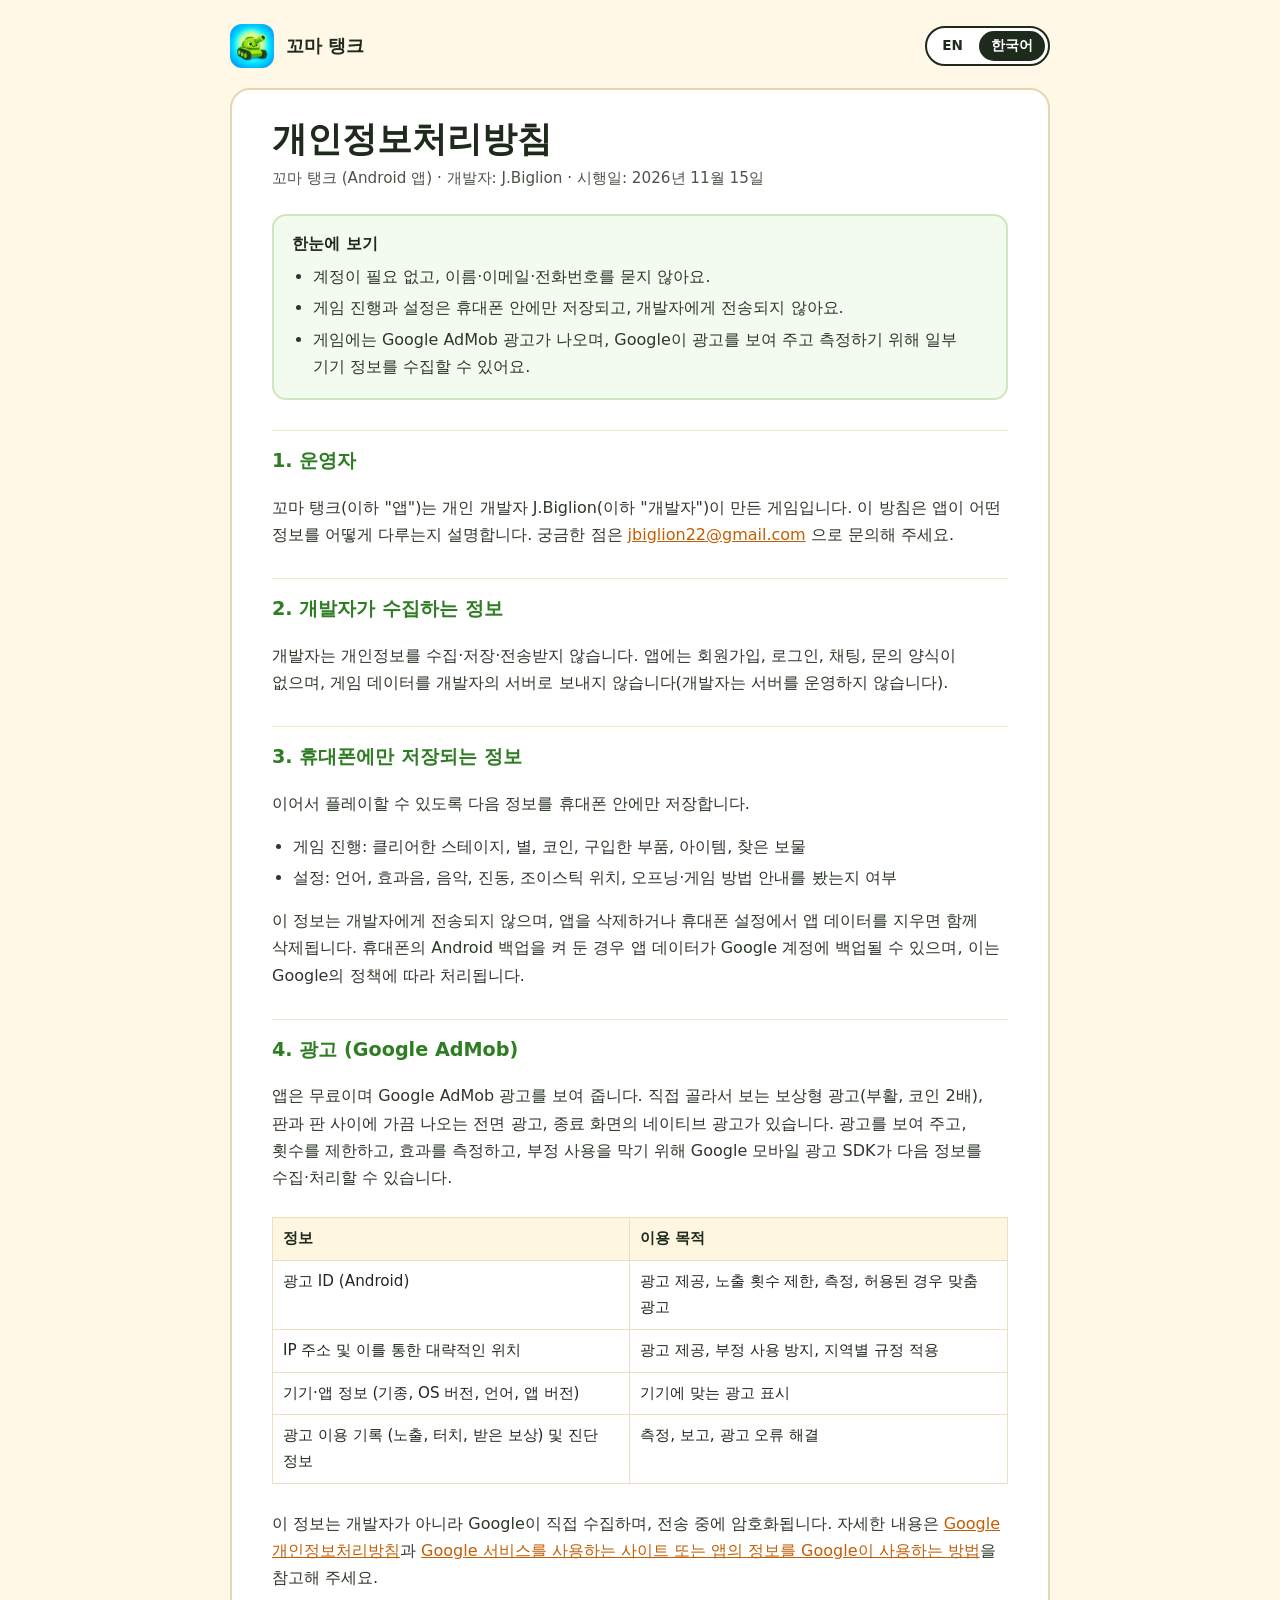
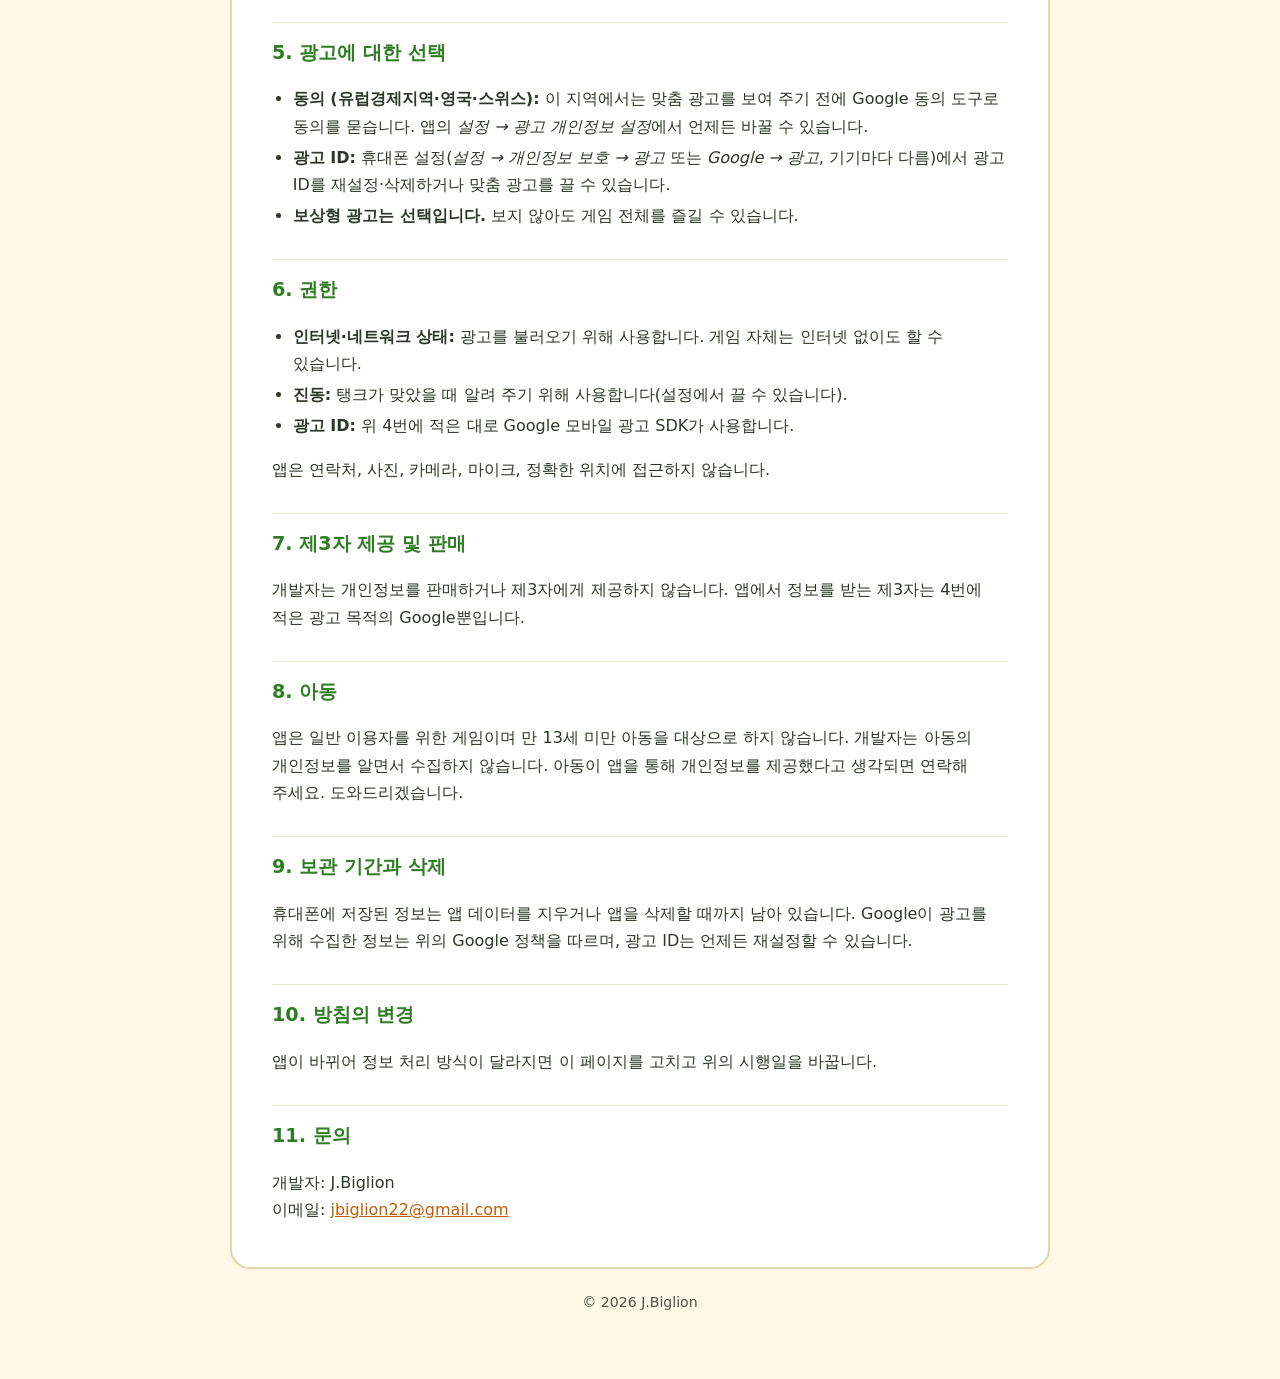
<file: privacy-policy-ko.html>
<!doctype html>
<html lang="ko" data-page="privacy-policy">
<head>
  <meta charset="utf-8">
  <meta name="viewport" content="width=device-width, initial-scale=1">
  <title>개인정보처리방침 — 꼬마 탱크</title>
  <meta name="description" content="안드로이드 게임 꼬마 탱크의 개인정보처리방침입니다.">
  <link rel="alternate" hreflang="en" href="privacy-policy.html">
  <link rel="alternate" hreflang="ko" href="privacy-policy-ko.html">
  <link rel="alternate" hreflang="x-default" href="privacy-policy.html">
  <link rel="icon" type="image/png" sizes="32x32" href="icons/favicon-32.png">
  <script src="js/lang.js"></script>
  <link rel="stylesheet" href="css/policy.css">
</head>
<body>
<div class="page">
  <div class="top">
    <img src="icons/icon-192.png" alt="" width="44" height="44">
    <span class="name">꼬마 탱크</span>
    <nav class="langs" aria-label="언어">
      <a href="privacy-policy.html" data-set-lang="en" lang="en">EN</a>
      <a href="privacy-policy-ko.html" data-set-lang="ko" aria-current="true">한국어</a>
    </nav>
  </div>

  <article>
    <h1>개인정보처리방침</h1>
    <p class="meta">꼬마 탱크 (Android 앱) · 개발자: J.Biglion · 시행일: 2026년 11월 15일</p>

    <div class="summary">
      <strong>한눈에 보기</strong>
      <ul>
        <li>계정이 필요 없고, 이름·이메일·전화번호를 묻지 않아요.</li>
        <li>게임 진행과 설정은 휴대폰 안에만 저장되고, 개발자에게 전송되지 않아요.</li>
        <li>게임에는 Google AdMob 광고가 나오며, Google이 광고를 보여 주고 측정하기 위해 일부 기기 정보를 수집할 수 있어요.</li>
      </ul>
    </div>

    <h2>1. 운영자</h2>
    <p>꼬마 탱크(이하 "앱")는 개인 개발자 J.Biglion(이하 "개발자")이 만든 게임입니다. 이 방침은 앱이 어떤 정보를 어떻게 다루는지 설명합니다. 궁금한 점은 <a href="mailto:jbiglion22@gmail.com">jbiglion22@gmail.com</a> 으로 문의해 주세요.</p>

    <h2>2. 개발자가 수집하는 정보</h2>
    <p>개발자는 개인정보를 수집·저장·전송받지 않습니다. 앱에는 회원가입, 로그인, 채팅, 문의 양식이 없으며, 게임 데이터를 개발자의 서버로 보내지 않습니다(개발자는 서버를 운영하지 않습니다).</p>

    <h2>3. 휴대폰에만 저장되는 정보</h2>
    <p>이어서 플레이할 수 있도록 다음 정보를 휴대폰 안에만 저장합니다.</p>
    <ul>
      <li>게임 진행: 클리어한 스테이지, 별, 코인, 구입한 부품, 아이템, 찾은 보물</li>
      <li>설정: 언어, 효과음, 음악, 진동, 조이스틱 위치, 오프닝·게임 방법 안내를 봤는지 여부</li>
    </ul>
    <p>이 정보는 개발자에게 전송되지 않으며, 앱을 삭제하거나 휴대폰 설정에서 앱 데이터를 지우면 함께 삭제됩니다. 휴대폰의 Android 백업을 켜 둔 경우 앱 데이터가 Google 계정에 백업될 수 있으며, 이는 Google의 정책에 따라 처리됩니다.</p>

    <h2>4. 광고 (Google AdMob)</h2>
    <p>앱은 무료이며 Google AdMob 광고를 보여 줍니다. 직접 골라서 보는 보상형 광고(부활, 코인 2배), 판과 판 사이에 가끔 나오는 전면 광고, 종료 화면의 네이티브 광고가 있습니다. 광고를 보여 주고, 횟수를 제한하고, 효과를 측정하고, 부정 사용을 막기 위해 Google 모바일 광고 SDK가 다음 정보를 수집·처리할 수 있습니다.</p>
    <div class="table-wrap">
      <table>
        <tr><th>정보</th><th>이용 목적</th></tr>
        <tr><td>광고 ID (Android)</td><td>광고 제공, 노출 횟수 제한, 측정, 허용된 경우 맞춤 광고</td></tr>
        <tr><td>IP 주소 및 이를 통한 대략적인 위치</td><td>광고 제공, 부정 사용 방지, 지역별 규정 적용</td></tr>
        <tr><td>기기·앱 정보 (기종, OS 버전, 언어, 앱 버전)</td><td>기기에 맞는 광고 표시</td></tr>
        <tr><td>광고 이용 기록 (노출, 터치, 받은 보상) 및 진단 정보</td><td>측정, 보고, 광고 오류 해결</td></tr>
      </table>
    </div>
    <p>이 정보는 개발자가 아니라 Google이 직접 수집하며, 전송 중에 암호화됩니다. 자세한 내용은 <a href="https://policies.google.com/privacy?hl=ko" rel="noopener">Google 개인정보처리방침</a>과 <a href="https://policies.google.com/technologies/partner-sites?hl=ko" rel="noopener">Google 서비스를 사용하는 사이트 또는 앱의 정보를 Google이 사용하는 방법</a>을 참고해 주세요.</p>

    <h2>5. 광고에 대한 선택</h2>
    <ul>
      <li><strong>동의 (유럽경제지역·영국·스위스):</strong> 이 지역에서는 맞춤 광고를 보여 주기 전에 Google 동의 도구로 동의를 묻습니다. 앱의 <em>설정 → 광고 개인정보 설정</em>에서 언제든 바꿀 수 있습니다.</li>
      <li><strong>광고 ID:</strong> 휴대폰 설정(<em>설정 → 개인정보 보호 → 광고</em> 또는 <em>Google → 광고</em>, 기기마다 다름)에서 광고 ID를 재설정·삭제하거나 맞춤 광고를 끌 수 있습니다.</li>
      <li><strong>보상형 광고는 선택입니다.</strong> 보지 않아도 게임 전체를 즐길 수 있습니다.</li>
    </ul>

    <h2>6. 권한</h2>
    <ul>
      <li><strong>인터넷·네트워크 상태:</strong> 광고를 불러오기 위해 사용합니다. 게임 자체는 인터넷 없이도 할 수 있습니다.</li>
      <li><strong>진동:</strong> 탱크가 맞았을 때 알려 주기 위해 사용합니다(설정에서 끌 수 있습니다).</li>
      <li><strong>광고 ID:</strong> 위 4번에 적은 대로 Google 모바일 광고 SDK가 사용합니다.</li>
    </ul>
    <p>앱은 연락처, 사진, 카메라, 마이크, 정확한 위치에 접근하지 않습니다.</p>

    <h2>7. 제3자 제공 및 판매</h2>
    <p>개발자는 개인정보를 판매하거나 제3자에게 제공하지 않습니다. 앱에서 정보를 받는 제3자는 4번에 적은 광고 목적의 Google뿐입니다.</p>

    <h2>8. 아동</h2>
    <p>앱은 일반 이용자를 위한 게임이며 만 13세 미만 아동을 대상으로 하지 않습니다. 개발자는 아동의 개인정보를 알면서 수집하지 않습니다. 아동이 앱을 통해 개인정보를 제공했다고 생각되면 연락해 주세요. 도와드리겠습니다.</p>

    <h2>9. 보관 기간과 삭제</h2>
    <p>휴대폰에 저장된 정보는 앱 데이터를 지우거나 앱을 삭제할 때까지 남아 있습니다. Google이 광고를 위해 수집한 정보는 위의 Google 정책을 따르며, 광고 ID는 언제든 재설정할 수 있습니다.</p>

    <h2>10. 방침의 변경</h2>
    <p>앱이 바뀌어 정보 처리 방식이 달라지면 이 페이지를 고치고 위의 시행일을 바꿉니다.</p>

    <h2>11. 문의</h2>
    <p>개발자: J.Biglion<br>이메일: <a href="mailto:jbiglion22@gmail.com">jbiglion22@gmail.com</a></p>
  </article>

  <footer>© 2026 J.Biglion</footer>
</div>
</body>
</html>
</file>
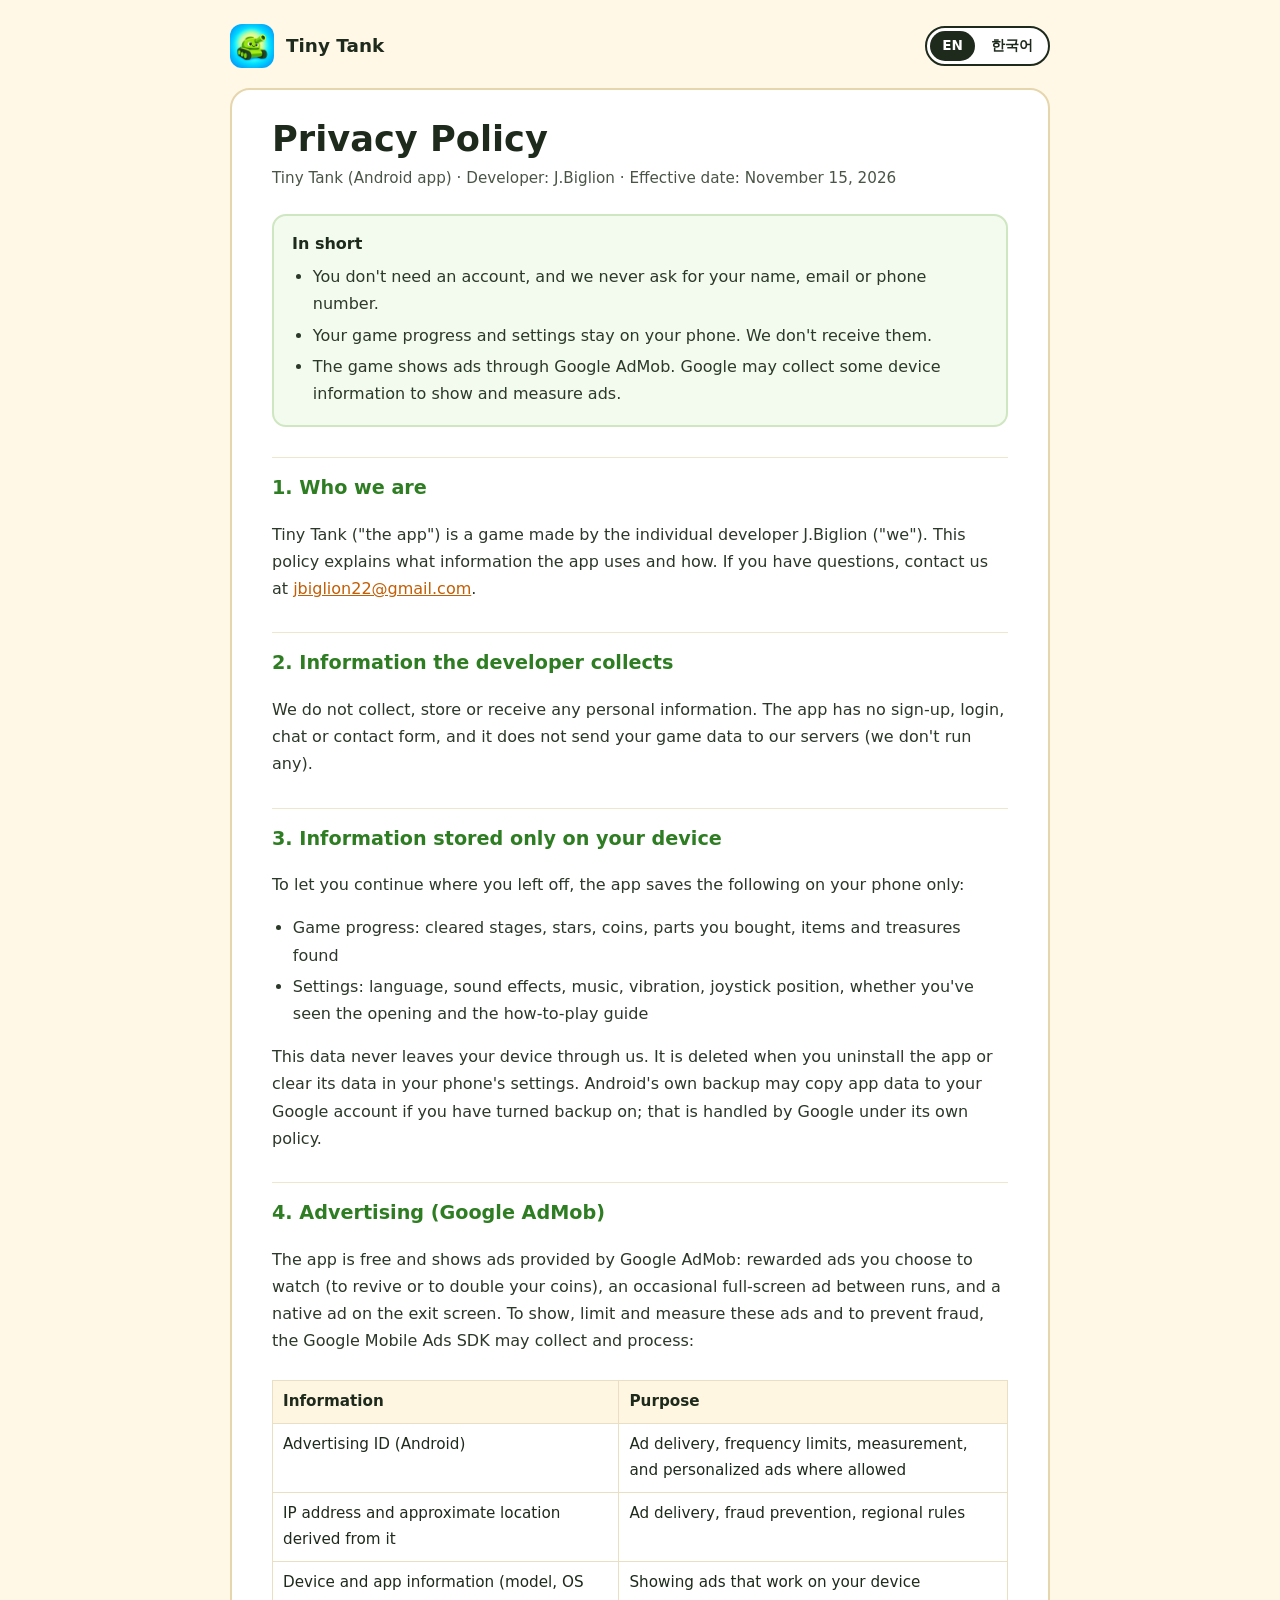
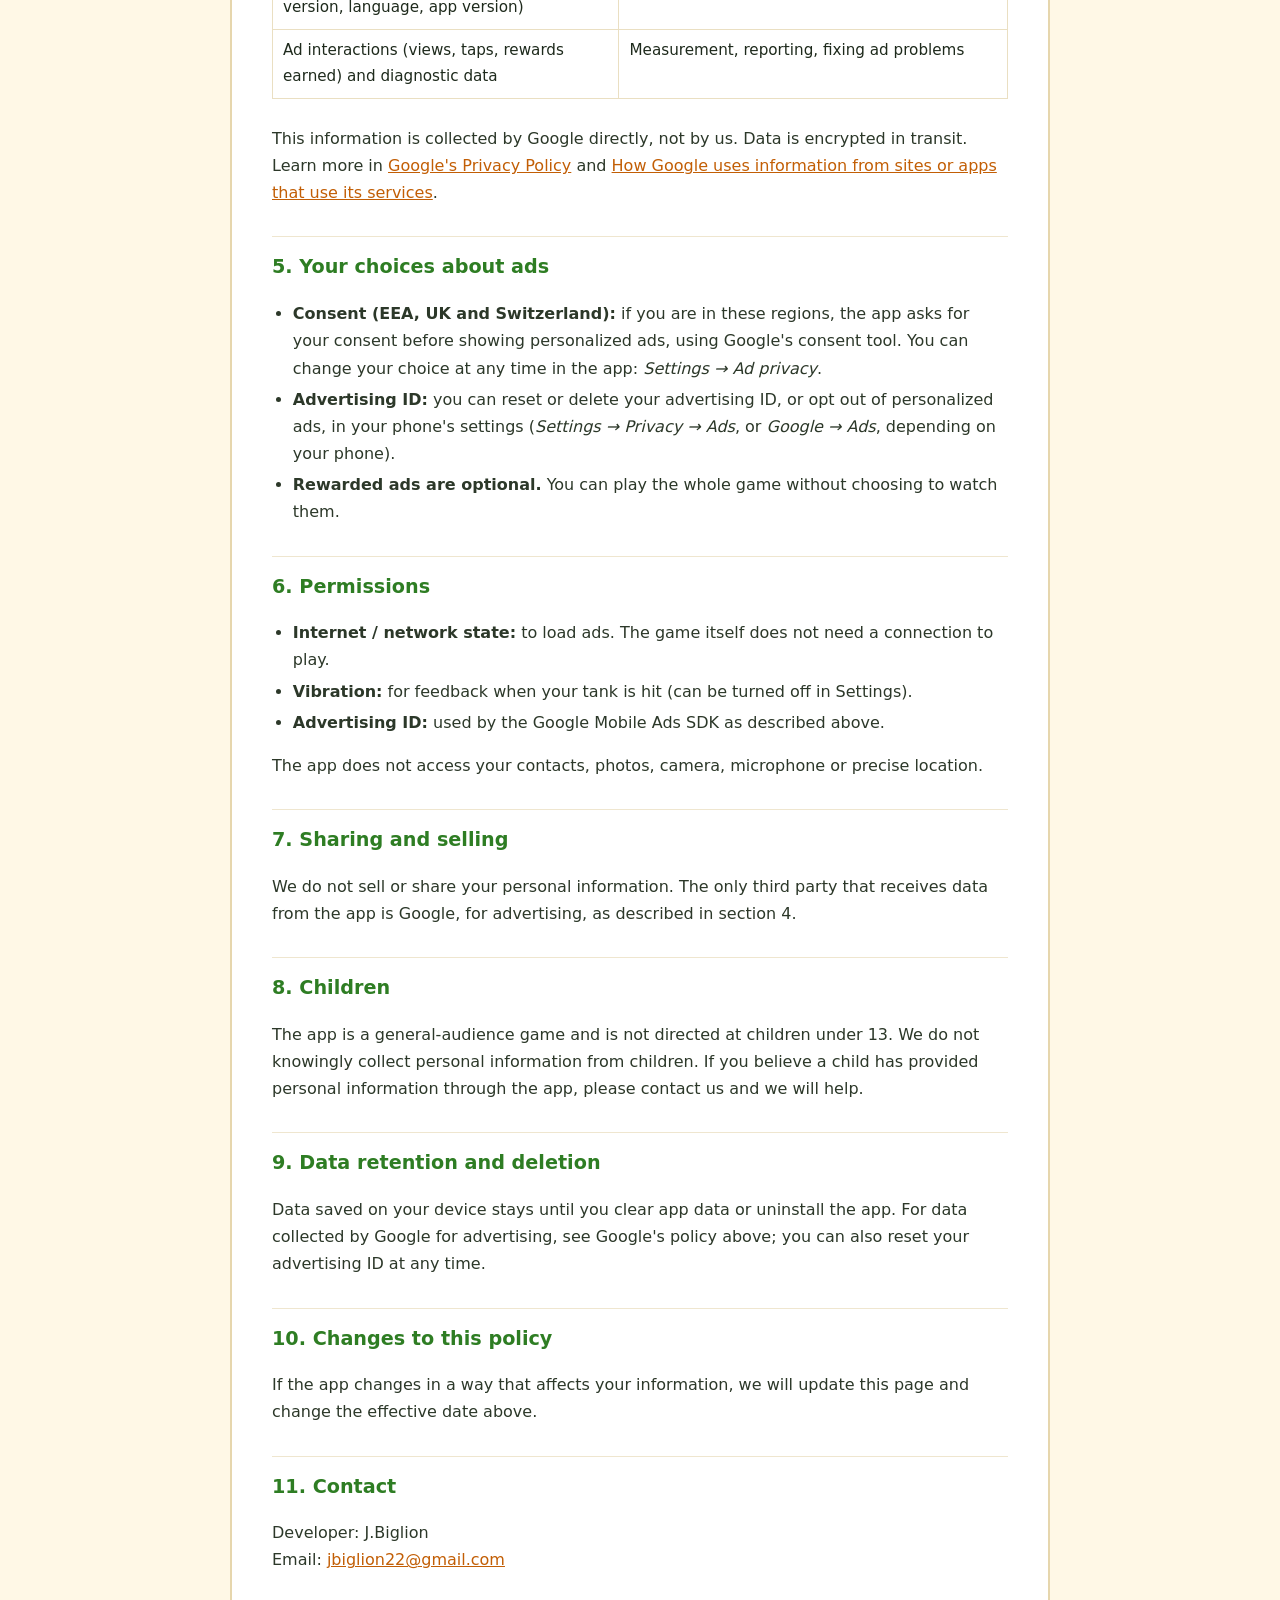
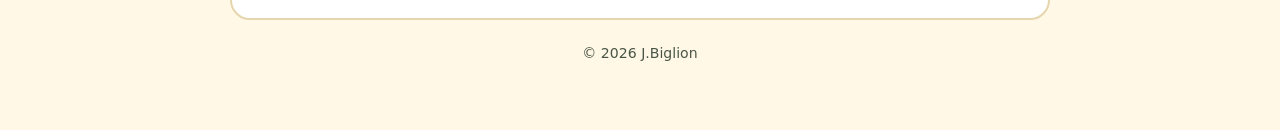
<file: privacy-policy.html>
<!doctype html>
<html lang="en" data-page="privacy-policy">
<head>
  <meta charset="utf-8">
  <meta name="viewport" content="width=device-width, initial-scale=1">
  <title>Privacy Policy — Tiny Tank</title>
  <meta name="description" content="Privacy policy for the Android game Tiny Tank.">
  <link rel="alternate" hreflang="en" href="privacy-policy.html">
  <link rel="alternate" hreflang="ko" href="privacy-policy-ko.html">
  <link rel="alternate" hreflang="x-default" href="privacy-policy.html">
  <link rel="icon" type="image/png" sizes="32x32" href="icons/favicon-32.png">
  <script src="js/lang.js"></script>
  <link rel="stylesheet" href="css/policy.css">
</head>
<body>
<div class="page">
  <div class="top">
    <img src="icons/icon-192.png" alt="" width="44" height="44">
    <span class="name">Tiny Tank</span>
    <nav class="langs" aria-label="Language">
      <a href="privacy-policy.html" data-set-lang="en" aria-current="true">EN</a>
      <a href="privacy-policy-ko.html" data-set-lang="ko" lang="ko">한국어</a>
    </nav>
  </div>

  <article>
    <h1>Privacy Policy</h1>
    <p class="meta">Tiny Tank (Android app) · Developer: J.Biglion · Effective date: November 15, 2026</p>

    <div class="summary">
      <strong>In short</strong>
      <ul>
        <li>You don't need an account, and we never ask for your name, email or phone number.</li>
        <li>Your game progress and settings stay on your phone. We don't receive them.</li>
        <li>The game shows ads through Google AdMob. Google may collect some device information to show and measure ads.</li>
      </ul>
    </div>

    <h2>1. Who we are</h2>
    <p>Tiny Tank ("the app") is a game made by the individual developer J.Biglion ("we"). This policy explains what information the app uses and how. If you have questions, contact us at <a href="mailto:jbiglion22@gmail.com">jbiglion22@gmail.com</a>.</p>

    <h2>2. Information the developer collects</h2>
    <p>We do not collect, store or receive any personal information. The app has no sign-up, login, chat or contact form, and it does not send your game data to our servers (we don't run any).</p>

    <h2>3. Information stored only on your device</h2>
    <p>To let you continue where you left off, the app saves the following on your phone only:</p>
    <ul>
      <li>Game progress: cleared stages, stars, coins, parts you bought, items and treasures found</li>
      <li>Settings: language, sound effects, music, vibration, joystick position, whether you've seen the opening and the how-to-play guide</li>
    </ul>
    <p>This data never leaves your device through us. It is deleted when you uninstall the app or clear its data in your phone's settings. Android's own backup may copy app data to your Google account if you have turned backup on; that is handled by Google under its own policy.</p>

    <h2>4. Advertising (Google AdMob)</h2>
    <p>The app is free and shows ads provided by Google AdMob: rewarded ads you choose to watch (to revive or to double your coins), an occasional full-screen ad between runs, and a native ad on the exit screen. To show, limit and measure these ads and to prevent fraud, the Google Mobile Ads SDK may collect and process:</p>
    <div class="table-wrap">
      <table>
        <tr><th>Information</th><th>Purpose</th></tr>
        <tr><td>Advertising ID (Android)</td><td>Ad delivery, frequency limits, measurement, and personalized ads where allowed</td></tr>
        <tr><td>IP address and approximate location derived from it</td><td>Ad delivery, fraud prevention, regional rules</td></tr>
        <tr><td>Device and app information (model, OS version, language, app version)</td><td>Showing ads that work on your device</td></tr>
        <tr><td>Ad interactions (views, taps, rewards earned) and diagnostic data</td><td>Measurement, reporting, fixing ad problems</td></tr>
      </table>
    </div>
    <p>This information is collected by Google directly, not by us. Data is encrypted in transit. Learn more in <a href="https://policies.google.com/privacy" rel="noopener">Google's Privacy Policy</a> and <a href="https://policies.google.com/technologies/partner-sites" rel="noopener">How Google uses information from sites or apps that use its services</a>.</p>

    <h2>5. Your choices about ads</h2>
    <ul>
      <li><strong>Consent (EEA, UK and Switzerland):</strong> if you are in these regions, the app asks for your consent before showing personalized ads, using Google's consent tool. You can change your choice at any time in the app: <em>Settings → Ad privacy</em>.</li>
      <li><strong>Advertising ID:</strong> you can reset or delete your advertising ID, or opt out of personalized ads, in your phone's settings (<em>Settings → Privacy → Ads</em>, or <em>Google → Ads</em>, depending on your phone).</li>
      <li><strong>Rewarded ads are optional.</strong> You can play the whole game without choosing to watch them.</li>
    </ul>

    <h2>6. Permissions</h2>
    <ul>
      <li><strong>Internet / network state:</strong> to load ads. The game itself does not need a connection to play.</li>
      <li><strong>Vibration:</strong> for feedback when your tank is hit (can be turned off in Settings).</li>
      <li><strong>Advertising ID:</strong> used by the Google Mobile Ads SDK as described above.</li>
    </ul>
    <p>The app does not access your contacts, photos, camera, microphone or precise location.</p>

    <h2>7. Sharing and selling</h2>
    <p>We do not sell or share your personal information. The only third party that receives data from the app is Google, for advertising, as described in section 4.</p>

    <h2>8. Children</h2>
    <p>The app is a general-audience game and is not directed at children under 13. We do not knowingly collect personal information from children. If you believe a child has provided personal information through the app, please contact us and we will help.</p>

    <h2>9. Data retention and deletion</h2>
    <p>Data saved on your device stays until you clear app data or uninstall the app. For data collected by Google for advertising, see Google's policy above; you can also reset your advertising ID at any time.</p>

    <h2>10. Changes to this policy</h2>
    <p>If the app changes in a way that affects your information, we will update this page and change the effective date above.</p>

    <h2>11. Contact</h2>
    <p>Developer: J.Biglion<br>Email: <a href="mailto:jbiglion22@gmail.com">jbiglion22@gmail.com</a></p>
  </article>

  <footer>© 2026 J.Biglion</footer>
</div>
</body>
</html>
</file>
<file: css/style.css>
/* Tiny Tank homepage — bright toy-block look, same colors as the game */
:root {
  --ink: #1e2a1c;
  --ink-soft: #4a5547;
  --cream: #fff8e6;
  --cream-edge: #e6d6ad;
  --orange: #ff8a2b;
  --orange-top: #ffa45c;
  --yellow: #ffd23f;
  --green: #4caf3a;
  --green-dark: #2e7d23;
  --sky: #8fd3ff;
  --sky-deep: #4aa8e8;
  --red: #e2463a;
  --sand: #f4c46a;
  --snow: #e9f5ff;
  --lava: #ff6a2b;
  --radius: 24px;
  --shadow: 0 10px 0 rgba(30, 42, 28, .14), 0 18px 40px rgba(30, 42, 28, .12);
  --font-head: 'Baloo 2', 'Jua', system-ui, sans-serif;
  --font-body: 'Nunito', 'Noto Sans KR', system-ui, -apple-system, 'Segoe UI', sans-serif;
}
html:lang(ko) {
  --font-head: 'Jua', 'Baloo 2', system-ui, sans-serif;
  --font-body: 'Noto Sans KR', 'Nunito', system-ui, -apple-system, 'Segoe UI', sans-serif;
}

* { box-sizing: border-box; }
html { scroll-behavior: smooth; -webkit-text-size-adjust: 100%; }
body {
  margin: 0;
  font-family: var(--font-body);
  color: var(--ink);
  background: var(--cream);
  line-height: 1.6;
  overflow-x: hidden;
}
img { max-width: 100%; height: auto; display: block; }
a { color: inherit; }
h1, h2, h3 { font-family: var(--font-head); line-height: 1.15; margin: 0; }
html:lang(ko) h1, html:lang(ko) h2, html:lang(ko) h3 { font-weight: 400; word-break: keep-all; }
html:lang(ko) p, html:lang(ko) li { word-break: keep-all; }
.wrap { width: min(1120px, 100% - 32px); margin: 0 auto; }

/* ── top bar ── */
.topbar {
  position: fixed; inset: 0 0 auto 0; z-index: 20;
  transition: background .25s, box-shadow .25s;
}
.topbar.scrolled { background: rgba(255, 248, 230, .94); box-shadow: 0 2px 14px rgba(30, 42, 28, .12); backdrop-filter: blur(8px); }
.topbar .wrap { display: flex; align-items: center; gap: 12px; height: 64px; }
.brand { display: flex; align-items: center; gap: 10px; text-decoration: none; font-family: var(--font-head); font-weight: 800; font-size: 1.35rem; }
html:lang(ko) .brand { font-weight: 400; }
.brand img { width: 38px; height: 38px; border-radius: 10px; box-shadow: 0 2px 6px rgba(0, 0, 0, .2); }
.topbar:not(.scrolled) .brand { color: #fff; text-shadow: 0 2px 6px rgba(0, 0, 0, .35); }
.spacer { flex: 1; }
.langs { display: flex; gap: 4px; background: rgba(255, 255, 255, .85); border-radius: 999px; padding: 4px; border: 2px solid var(--ink); }
.langs a { text-decoration: none; font-weight: 800; font-size: .85rem; padding: 4px 12px; border-radius: 999px; }
.langs a[aria-current="true"] { background: var(--ink); color: #fff; }
.btn.top-cta { display: none; }
@media (min-width: 720px) {
  .btn.top-cta { display: inline-flex; }
}
.brand, .langs a, .btn { white-space: nowrap; }
@media (max-width: 380px) { .brand { font-size: 1.15rem; } .brand img { width: 32px; height: 32px; } }

/* ── buttons ── */
.btn {
  display: inline-flex; align-items: center; justify-content: center; gap: 12px;
  text-decoration: none; font-family: var(--font-head); font-weight: 800;
  border: 3px solid var(--ink); border-radius: 999px; cursor: pointer;
  transition: transform .12s, box-shadow .12s;
}
html:lang(ko) .btn { font-weight: 400; }
.btn:active { transform: translateY(3px); }
.btn-play {
  background: linear-gradient(var(--orange-top), var(--orange));
  color: var(--ink);
  font-size: 1.35rem; padding: 12px 28px 12px 14px;
  box-shadow: 0 6px 0 var(--ink);
}
.btn-play:hover { transform: translateY(-2px); box-shadow: 0 8px 0 var(--ink); }
.btn-play:active { transform: translateY(4px); box-shadow: 0 2px 0 var(--ink); }
.btn-play .badge-icon {
  width: 46px; height: 46px; border-radius: 50%; background: var(--ink);
  display: grid; place-items: center; flex: none;
}
.btn-play .badge-icon svg { width: 22px; height: 22px; margin-left: 3px; }
.btn-play small { display: block; font-family: var(--font-body); font-weight: 700; font-size: .72rem; letter-spacing: .04em; text-transform: uppercase; opacity: .8; line-height: 1.1; }
.btn-play span.lbl { text-align: left; line-height: 1.1; }
.btn-small { background: var(--orange); font-size: .95rem; padding: 6px 16px; box-shadow: 0 3px 0 var(--ink); }

/* ── hero ── */
.hero {
  position: relative; min-height: min(100svh, 920px);
  display: grid; place-items: center; text-align: center;
  padding: 96px 16px 140px;
  background: #8fd3ff url('../images/hero-1280.jpg') center bottom / cover no-repeat;
  overflow: hidden;
}
@media (min-width: 1300px) { .hero { background-image: url('../images/hero.jpg'); } }
.hero::after {
  content: ''; position: absolute; inset: auto 0 -1px 0; height: 90px;
  background: var(--cream);
  clip-path: polygon(0 60%, 8% 40%, 18% 55%, 30% 30%, 42% 50%, 55% 28%, 68% 52%, 80% 34%, 92% 55%, 100% 38%, 100% 100%, 0 100%);
}
.hero-inner { position: relative; z-index: 1; transform: translateY(-6vh); }
.logo {
  font-family: 'Baloo 2', var(--font-head); font-weight: 800;
  font-size: clamp(3.6rem, 13vw, 8.5rem); line-height: .86; letter-spacing: .01em;
  color: var(--yellow);
  -webkit-text-stroke: 3px var(--ink); paint-order: stroke fill;
  text-shadow: 0 7px 0 var(--ink), 0 14px 26px rgba(0, 0, 0, .25);
}
html:lang(ko) .logo { font-family: 'Jua', var(--font-head); font-weight: 400; }
.logo .top { display: block; color: #2f8a2a; }
.tagline {
  display: inline-block; margin: 26px 0 0;
  background: var(--cream); border: 3px solid var(--ink); border-radius: 999px;
  padding: 6px 20px; font-family: var(--font-head); font-weight: 800; font-size: clamp(1rem, 3.2vw, 1.35rem);
  box-shadow: 0 4px 0 var(--ink);
}
html:lang(ko) .tagline { font-weight: 400; }
.hero-lead {
  max-width: 580px; margin: 22px auto 26px; padding: 8px 18px; border-radius: 18px; background: rgba(20, 40, 20, .38); backdrop-filter: blur(3px); color: #fff; font-weight: 800; font-size: clamp(1rem, 2.6vw, 1.2rem);
  text-shadow: 0 2px 4px rgba(0, 0, 0, .55), 0 0 18px rgba(0, 0, 0, .3);
}
.hero-facts { display: flex; flex-wrap: wrap; justify-content: center; gap: 8px; margin-top: 22px; }
.chip {
  background: rgba(255, 255, 255, .9); border: 2px solid var(--ink); border-radius: 999px;
  padding: 3px 12px; font-weight: 800; font-size: .85rem;
}

/* ── sections ── */
section { padding: 80px 0; position: relative; }
.eyebrow {
  display: inline-block; font-weight: 900; font-size: .8rem; letter-spacing: .12em; text-transform: uppercase;
  color: var(--green-dark); background: #e2f3d6; border-radius: 999px; padding: 3px 12px; margin-bottom: 12px;
}
html:lang(ko) .eyebrow { letter-spacing: .02em; }
.section-title { font-size: clamp(2rem, 5.4vw, 3.1rem); font-weight: 800; }
.section-lead { color: var(--ink-soft); font-size: 1.08rem; max-width: 620px; margin: 12px 0 0; }
.center { text-align: center; }
.center .section-lead { margin-left: auto; margin-right: auto; }

/* story */
.story { padding-top: 40px; }
.story-card {
  display: grid; gap: 24px; align-items: center;
  background: #fff; border: 3px solid var(--ink); border-radius: 32px; padding: 28px; box-shadow: var(--shadow);
}
@media (min-width: 820px) { .story-card { grid-template-columns: 1.1fr 1fr; padding: 40px 48px; } }
.story-lines p { margin: 0 0 8px; font-size: 1.15rem; font-weight: 700; }
.story-lines .call { color: var(--orange); font-family: var(--font-head); font-size: 1.6rem; margin-top: 14px; }
html:lang(ko) .story-lines .call { font-size: 1.8rem; }
.story-bosses { display: grid; grid-template-columns: repeat(4, 1fr); gap: 10px; }
.story-bosses img { background: #fbe9e2; border-radius: 18px; padding: 10px; border: 2px solid #f1c7b8; }

/* how to play */
.steps { display: grid; gap: 22px; margin-top: 40px; }
@media (min-width: 860px) { .steps { grid-template-columns: repeat(3, 1fr); } }
.step {
  background: #fff; border: 3px solid var(--ink); border-radius: var(--radius); padding: 22px 22px 0;
  box-shadow: var(--shadow); overflow: hidden; display: flex; flex-direction: column;
}
.step-num {
  width: 46px; height: 46px; border-radius: 50%; display: grid; place-items: center;
  background: var(--orange); border: 3px solid var(--ink); font-family: var(--font-head); font-weight: 800; font-size: 1.4rem;
}
.step h3 { font-size: 1.45rem; margin: 14px 0 6px; }
html:lang(ko) .step h3 { font-size: 1.6rem; }
.step p { margin: 0 0 18px; color: var(--ink-soft); }
.step .phone-crop { margin-top: auto; border-radius: 22px 22px 0 0; overflow: hidden; border: 3px solid var(--ink); border-bottom: 0; aspect-ratio: 9 / 8; }
.step .phone-crop img { width: 100%; height: 100%; object-fit: cover; }
.step .phone-crop.bottom img { object-position: center 88%; }
.step .phone-crop.top img { object-position: center 4%; }

/* worlds */
.worlds { background: linear-gradient(#cdeeff, #fff8e6); }
.world-grid { display: grid; gap: 20px; margin-top: 40px; }
@media (min-width: 640px) { .world-grid { grid-template-columns: repeat(2, 1fr); } }
@media (min-width: 1040px) { .world-grid { grid-template-columns: repeat(4, 1fr); } }
.world {
  background: #fff; border: 3px solid var(--ink); border-radius: var(--radius); overflow: hidden; box-shadow: var(--shadow);
  display: flex; flex-direction: column;
}
.world-img { position: relative; aspect-ratio: 4 / 3; overflow: hidden; }
.world-img img { width: 100%; height: 100%; object-fit: cover; transition: transform .5s; }
.world:hover .world-img img { transform: scale(1.06); }
.zone-tag {
  position: absolute; left: 12px; top: 12px; background: var(--ink); color: #fff; border-radius: 999px;
  font-weight: 800; font-size: .78rem; padding: 3px 10px;
}
.world-body { padding: 16px 18px 20px; display: flex; flex-direction: column; gap: 8px; flex: 1; }
.world-body h3 { font-size: 1.5rem; }
html:lang(ko) .world-body h3 { font-size: 1.7rem; }
.world-body p { margin: 0; color: var(--ink-soft); font-size: .95rem; }
.world-boss { margin-top: auto; display: flex; align-items: center; gap: 10px; background: #fdf1ec; border-radius: 14px; padding: 8px 10px; }
.world-boss img { width: 46px; height: 46px; }
.world-boss b { display: block; font-size: .92rem; }
.world-boss span { font-size: .78rem; color: var(--red); font-weight: 800; }
.w-grass .world-body h3 { color: var(--green-dark); }
.w-desert .world-body h3 { color: #c47a12; }
.w-snow .world-body h3 { color: var(--sky-deep); }
.w-fortress .world-body h3 { color: var(--red); }

/* bosses */
.bosses { background: var(--ink); color: #fff; overflow: hidden; }
.bosses .eyebrow { background: #3a4a36; color: var(--yellow); }
.bosses .section-lead { color: #c9d3c4; }
.boss-row { display: grid; gap: 18px; margin-top: 40px; grid-template-columns: repeat(2, 1fr); }
@media (min-width: 900px) { .boss-row { grid-template-columns: repeat(4, 1fr); } }
.boss {
  background: #2b3a28; border: 3px solid #4a5d45; border-radius: var(--radius); padding: 16px; text-align: center;
  position: relative;
}
.boss img { width: min(150px, 72%); margin: 0 auto; filter: drop-shadow(0 10px 10px rgba(0, 0, 0, .45)); animation: bob 3.2s ease-in-out infinite; }
.boss:nth-child(2) img { animation-delay: -.8s; }
.boss:nth-child(3) img { animation-delay: -1.6s; }
.boss:nth-child(4) img { animation-delay: -2.4s; }
.boss .stage { display: inline-block; background: var(--red); border-radius: 999px; padding: 1px 10px; font-size: .75rem; font-weight: 900; margin-top: 6px; }
.boss h3 { font-size: 1.25rem; margin-top: 8px; color: var(--yellow); }
html:lang(ko) .boss h3 { font-size: 1.4rem; }
.boss q { display: block; margin-top: 6px; font-size: .9rem; color: #dfe7da; font-style: italic; quotes: none; }
@keyframes bob { 0%, 100% { transform: translateY(0) rotate(-2deg); } 50% { transform: translateY(-8px) rotate(2deg); } }

/* upgrades */
.upgrade-grid { display: grid; gap: 24px; margin-top: 40px; }
@media (min-width: 900px) { .upgrade-grid { grid-template-columns: 1.15fr 1fr; align-items: start; } }
.panel { background: #fff; border: 3px solid var(--ink); border-radius: var(--radius); padding: 24px; box-shadow: var(--shadow); }
.panel h3 { font-size: 1.5rem; margin-bottom: 6px; }
html:lang(ko) .panel h3 { font-size: 1.65rem; }
.panel > p { margin: 0 0 16px; color: var(--ink-soft); }
.shops { display: grid; grid-template-columns: repeat(4, 1fr); gap: 8px; }
.shop { text-align: center; font-weight: 800; font-size: .85rem; }
.shop img { background: #f4efe0; border-radius: 16px; padding: 10px; margin-bottom: 4px; }
.parts { display: grid; gap: 10px; margin-top: 18px; }
.part-line { display: grid; grid-template-columns: 74px 1fr; gap: 10px; align-items: start; }
.pills { display: flex; flex-wrap: wrap; gap: 6px; }
.part-line b { padding-top: 1px; font-family: var(--font-head); font-size: 1.05rem; }
html:lang(ko) .part-line b { font-weight: 400; font-size: 1.15rem; }
.pill { background: #fff3df; border: 2px solid var(--cream-edge); border-radius: 999px; padding: 1px 10px; font-size: .85rem; font-weight: 700; }
.stack { display: grid; gap: 24px; }
.mini-list { list-style: none; padding: 0; margin: 0; display: grid; gap: 12px; }
.mini-list li { display: flex; gap: 14px; align-items: center; }
.mini-list img { width: 56px; height: 56px; flex: none; background: #f4efe0; border-radius: 14px; padding: 8px; }
.mini-list .emoji { width: 56px; height: 56px; flex: none; display: grid; place-items: center; background: #f4efe0; border-radius: 14px; font-size: 1.7rem; }
.mini-list b { display: block; }
.mini-list span { color: var(--ink-soft); font-size: .93rem; }

/* gallery */
.gallery-section { background: linear-gradient(#fff8e6, #e5f4d8); }
.gallery {
  display: flex; gap: 20px; overflow-x: auto; scroll-snap-type: x mandatory;
  padding: 36px max(16px, (100% - 1120px) / 2) 30px; margin-top: 4px;
  scrollbar-width: thin;
}
.gallery figure { margin: 0; flex: none; width: min(240px, 64vw); scroll-snap-align: center; text-align: center; }
.phone {
  border: 8px solid var(--ink); border-radius: 34px; overflow: hidden; background: var(--ink);
  box-shadow: 0 16px 30px rgba(30, 42, 28, .25); aspect-ratio: 9 / 20;
}
.phone img { width: 100%; height: 100%; object-fit: cover; }
.gallery figcaption { margin-top: 12px; font-weight: 800; }
.gallery-hint { text-align: center; color: var(--ink-soft); font-size: .9rem; margin: 0; }

/* final call */
.cta {
  text-align: center; color: #fff; padding: 110px 0 120px;
  background: linear-gradient(rgba(20, 40, 20, .35), rgba(20, 40, 20, .6)), url('../images/hero-1280.jpg') center 70% / cover;
}
.cta h2 { font-size: clamp(2.2rem, 6vw, 3.6rem); text-shadow: 0 4px 0 var(--ink); }
.cta p { font-size: 1.15rem; font-weight: 700; margin: 12px 0 28px; text-shadow: 0 2px 6px rgba(0, 0, 0, .5); }

footer { background: var(--ink); color: #c9d3c4; padding: 30px 0 40px; font-size: .9rem; }
footer .wrap { display: flex; flex-wrap: wrap; gap: 10px 24px; align-items: center; justify-content: space-between; }
footer a { color: #fff; }

/* appear on scroll */
.js .reveal { opacity: 0; transform: translateY(24px); transition: opacity .6s, transform .6s; }
.js .reveal.shown { opacity: 1; transform: none; }
@media (prefers-reduced-motion: reduce) {
  .js .reveal { opacity: 1; transform: none; transition: none; }
  .boss img { animation: none; }
  html { scroll-behavior: auto; }
}

/* 휴대폰: 대표 그림에서 꼬마 탱크가 보이게 */
@media (max-width: 600px) { .hero { background-position: 22% bottom; } }
</file>
<file: css/policy.css>
/* Tiny Tank privacy policy — simple, easy to read */
:root {
  --ink: #1e2a1c;
  --ink-soft: #4a5547;
  --cream: #fff8e6;
  --edge: #e6d6ad;
  --orange: #ff8a2b;
  --green: #2e7d23;
}
* { box-sizing: border-box; }
html { -webkit-text-size-adjust: 100%; }
body {
  margin: 0; background: var(--cream); color: var(--ink);
  font-family: system-ui, -apple-system, 'Segoe UI', Roboto, 'Noto Sans KR', 'Apple SD Gothic Neo', 'Malgun Gothic', sans-serif;
  line-height: 1.7; font-size: 16px;
}
html:lang(ko) body { word-break: keep-all; }
.page { width: min(820px, 100% - 32px); margin: 0 auto; padding: 24px 0 64px; }
.top { display: flex; align-items: center; gap: 12px; flex-wrap: wrap; margin-bottom: 20px; }
.top img { width: 44px; height: 44px; border-radius: 12px; }
.top .name { font-weight: 800; font-size: 1.15rem; flex: 1; }
.langs { display: flex; gap: 4px; border: 2px solid var(--ink); border-radius: 999px; padding: 3px; background: #fff; }
.langs a { text-decoration: none; color: var(--ink); font-weight: 800; font-size: .85rem; padding: 3px 12px; border-radius: 999px; }
.langs a[aria-current="true"] { background: var(--ink); color: #fff; }
article { background: #fff; border: 2px solid var(--edge); border-radius: 20px; padding: 28px clamp(18px, 4vw, 40px); }
h1 { font-size: clamp(1.7rem, 5vw, 2.2rem); margin: 0 0 6px; line-height: 1.2; }
.meta { color: var(--ink-soft); margin: 0 0 22px; font-size: .95rem; }
h2 { font-size: 1.2rem; margin: 30px 0 8px; padding-top: 14px; border-top: 1px solid #efe6cf; color: var(--green); }
p, li { color: #2c3829; }
ul { padding-left: 1.3em; }
li { margin: 4px 0; }
.summary { background: #f3faee; border: 2px solid #cfe7c1; border-radius: 14px; padding: 14px 18px; }
.summary ul { margin: 6px 0 0; }
table { width: 100%; border-collapse: collapse; margin: 10px 0; font-size: .95rem; }
th, td { text-align: left; vertical-align: top; padding: 8px 10px; border: 1px solid #eadfc2; }
th { background: #fff6e2; }
.table-wrap { overflow-x: auto; }
a { color: #c25e05; }
footer { text-align: center; color: var(--ink-soft); font-size: .88rem; margin-top: 22px; }
</file>
